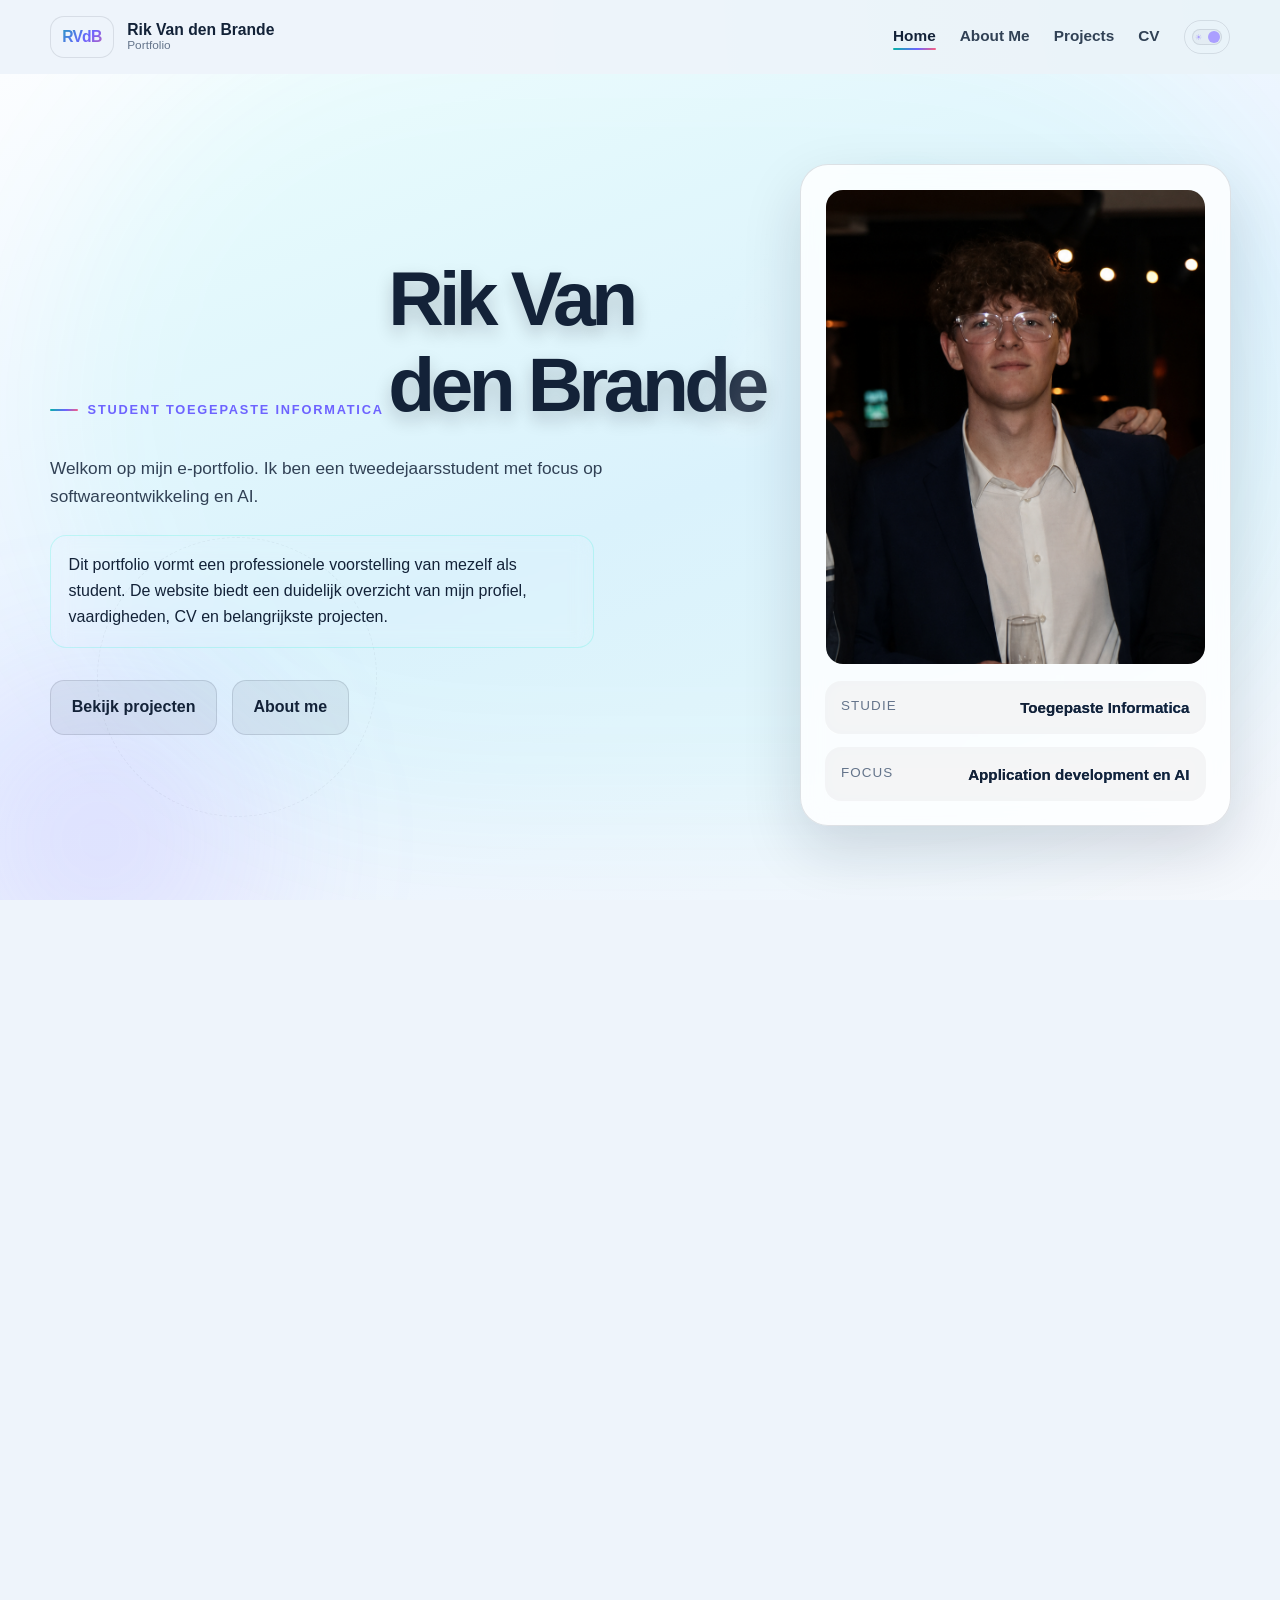
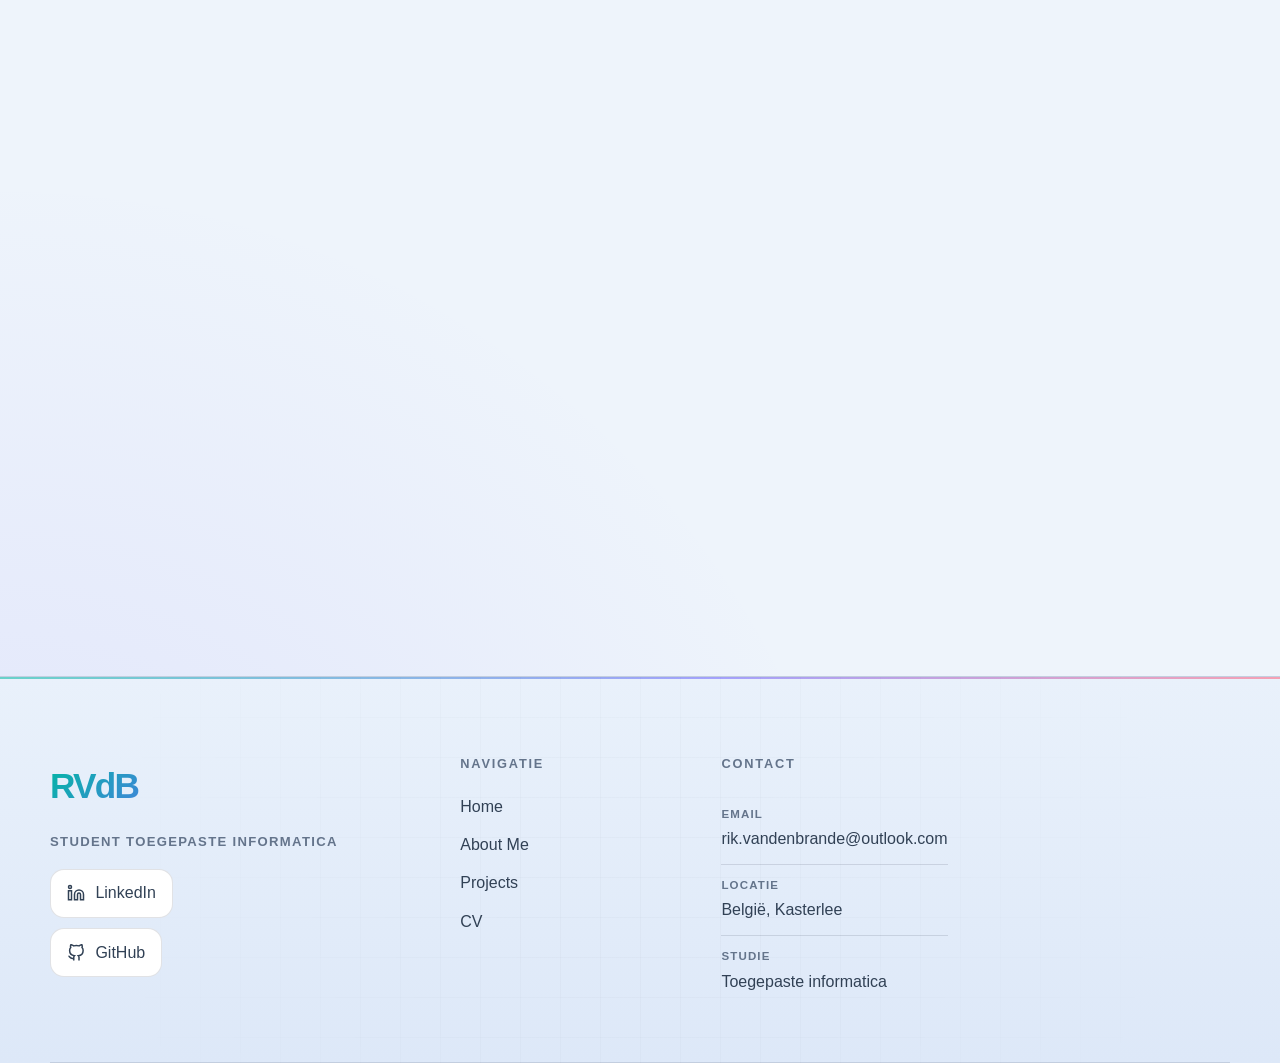
<file: index.html>
<!DOCTYPE html>
<html lang="en">
<head>
  <meta charset="UTF-8">
  <meta name="viewport" content="width=device-width, initial-scale=1.0">
  <meta name="description" content="Professional e-portfolio of Rik Van den Brande, student Applied Computer Science / Electronics ICT.">
  <title>Home | Rik Van den Brande Portfolio</title>
  <link rel="icon" type="image/svg+xml" href="assets/favicon.svg">
  <link rel="shortcut icon" href="assets/favicon.svg">
  <script>
    (function () {
      try {
        var storedTheme = localStorage.getItem("portfolio-theme");
        var systemPrefersLight = window.matchMedia && window.matchMedia("(prefers-color-scheme: light)").matches;
        var theme = storedTheme || (systemPrefersLight ? "light" : "dark");
        document.documentElement.setAttribute("data-theme", theme);
        document.documentElement.style.colorScheme = theme;
      } catch (error) {
        document.documentElement.setAttribute("data-theme", "dark");
        document.documentElement.style.colorScheme = "dark";
      }
    }());
  </script>
  <link rel="stylesheet" href="portfolio.css">
</head>
<body>
  <a class="skip-link" href="#main-content">Skip to content</a>
  <header class="site-header" id="site-header">
    <div class="container nav">
      <a class="brand" href="index.html">
        <span class="brand__mark">RVdB</span>
        <span class="brand__text">
          <span class="brand__name">Rik Van den Brande</span>
          <span class="brand__role">Portfolio</span>
        </span>
      </a>
      <nav aria-label="Main navigation">
        <ul class="nav__links" id="nav-links">
          <li><a class="nav__link" href="index.html" aria-current="page">Home</a></li>
          <li><a class="nav__link" href="about.html">About Me</a></li>
          <li><a class="nav__link" href="projects.html">Projects</a></li>
          <li><a class="nav__link" href="cv.html">CV</a></li>
        </ul>
      </nav>
      <div class="nav__actions">
        <button class="theme-toggle" id="theme-toggle" type="button" aria-label="Switch to light mode" aria-pressed="true">
          <span class="theme-toggle__track" aria-hidden="true">
            <span class="theme-toggle__thumb"></span>
          </span>
          <span class="theme-toggle__text" aria-hidden="true">☀</span>
        </button>
        <button class="nav__toggle" id="nav-toggle" aria-expanded="false" aria-controls="nav-links" aria-label="Toggle navigation">
          <span></span>
          <span></span>
          <span></span>
        </button>
      </div>
    </div>
  </header>

  <main class="page-main" id="main-content">
    <section class="hero">
      <div class="container hero__inner">
        <div class="hero__content">
          <div class="eyebrow">Student Toegepaste Informatica</div>
          <h1 class="hero-name-hover"><span data-text="Rik Van">Rik Van</span><br><span data-text="den Brande">den Brande</span></h1>
          <p class="lead">
            Welkom op mijn e-portfolio. Ik ben een tweedejaarsstudent met focus op softwareontwikkeling en AI.
          </p>
          <p class="hero__welcome">
            Dit portfolio vormt een professionele voorstelling van mezelf als student. De website biedt een duidelijk overzicht van mijn profiel, vaardigheden, CV en belangrijkste projecten.
          </p>
          <div class="hero__actions">
            <a class="btn btn--secondary" href="projects.html">Bekijk projecten</a>
            <a class="btn btn--secondary" href="about.html">About me</a>
          </div>
        </div>

        <aside class="hero-card" aria-label="Profile summary">
          <div class="hero-card__photo hero-card__photo--interactive" tabindex="0" role="button" aria-label="Vieringseffect afspelen op profielfoto">
            <img src="assets/profile-photo.png" alt="Professional portret van Rik Van den Brande">
          </div>
          <div class="hero-card__meta">
            <div class="meta-pill">
              <span>Studie</span>
              <strong>Toegepaste Informatica</strong>
            </div>
            <div class="meta-pill">
              <span>Focus</span>
              <strong>Application development en AI</strong>
            </div>
          </div>
        </aside>
      </div>
    </section>

    <section class="section">
      <div class="container">
        <div class="section-header reveal">
          <div class="eyebrow">Introductie</div>
          <br>
        <h2>Over mij</h2>
        <p>
        Dit portfolio dient als een professionele voorstelling van mezelf als student. De website heeft een duidelijke structuur en eenvoudige navigatie, zodat je snel informatie vindt zoals mijn CV, vaardigheden en projecten.
        </p>
        </div>

        <div class="grid-three">

          <article class="feature-card feature-card--identity reveal">
            <h3>Wie ik ben</h3>
            <p>
            Ik ben een gemotiveerde student met interesse in technologie en softwareontwikkeling. Ik werk graag aan projecten waarin programmeren, analyseren en samenwerken samenkomen.
            </p>
          </article>

          <article class="feature-card reveal">
            <h3>Wat ik studeer</h3>
            <p>
            Ik studeer Toegepaste Informatica, waar ik leer hoe software en digitale systemen worden ontwikkeld, getest en toegepast in een professionele omgeving.
            </p>
          </article>

          <article class="feature-card reveal">
            <h3>Wat je op deze website vindt</h3>
            <p>
            Op deze website vind je informatie over mij, mijn motivatie voor mijn studie, mijn vaardigheden, mijn CV en een overzicht van projecten en realisaties waar ik trots op ben.
            </p>
          </article>

        </div>
        </div>
      </div>
    </section>

    <section class="section">
  <div class="container">
    <div class="section-header reveal">
      <div class="eyebrow">Snelle toegang</div>
      <h2>Belangrijkste portfolio onderdelen</h2>
      <p>Gebruik de onderstaande secties om direct naar het relevante onderdeel van het portfolio te gaan.</p>
    </div>

    <div class="projects-overview">

      <article class="project-quicklink reveal">
        <div class="project-quicklink__top">
          <div>
            <h3>Over mij</h3>
            <p class="project-summary">Profiel, hobby’s, studiemotivatie en zowel technische als soft skills.</p>
          </div>
          <span class="badge badge--cyan">Profiel</span>
        </div>
        <a class="link-arrow" href="about.html">Open About me pagina</a>
      </article>

      <article class="project-quicklink reveal">
        <div class="project-quicklink__top">
          <div>
            <h3>Projecten</h3>
            <p class="project-summary">Semesterprojecten en extra projecten met context, realisatie, leerresultaten en mijn bijdrage.</p>
          </div>
          <span class="badge badge--violet">Portfolio</span>
        </div>
        <a class="link-arrow" href="projects.html">Open projecten pagina</a>
      </article>

      <article class="project-quicklink reveal">
        <div class="project-quicklink__top">
          <div>
            <h3>CV</h3>
            <p class="project-summary">Een CV-pagina die in de browser te bekijken is en een aparte PDF om te downloaden.</p>
          </div>
          <span class="badge badge--green">CV</span>
        </div>
        <a class="link-arrow" href="cv.html">Open CV pagina</a>
      </article>

    </div>
  </div>
</section>
  </main>

  <footer class="footer">
    <div class="footer__glow-1"></div>
    <div class="footer__glow-2"></div>
    <div class="container">
      <div class="footer__main">
        <div class="footer__brand">
          <span class="footer__brand-logo">RVdB</span>
          <p class="footer__brand-tagline">Student Toegepaste informatica</p>

          <div class="footer__socials">
            <a href="https://www.linkedin.com/in/rik-van-den-brande-697075332/" target="_blank" rel="noopener noreferrer" class="footer__social-btn footer__social-btn--labeled footer__social-btn--linkedin">
              <svg width="18" height="18" viewBox="0 0 24 24" fill="none" stroke="currentColor" stroke-width="2"><path d="M16 8a6 6 0 0 1 6 6v7h-4v-7a2 2 0 0 0-2-2 2 2 0 0 0-2 2v7h-4v-7a6 6 0 0 1 6-6z"></path><rect x="2" y="9" width="4" height="12"></rect><circle cx="4" cy="4" r="2"></circle></svg>
              <span>LinkedIn</span>
              <a href="https://github.com/RikVandenBrande" target="_blank" rel="noopener noreferrer" class="footer__social-btn footer__social-btn--labeled">
              <svg width="18" height="18" viewBox="0 0 24 24" fill="none" stroke="currentColor" stroke-width="2"><path d="M9 19c-5 1.5-5-2.5-7-3m14 6v-3.87a3.37 3.37 0 0 0-.94-2.61c3.14-.35 6.44-1.54 6.44-7A5.44 5.44 0 0 0 20 4.77 5.07 5.07 0 0 0 19.91 1S18.73.65 16 2.48a13.38 13.38 0 0 0-7 0C6.27.65 5.09 1 5.09 1A5.07 5.07 0 0 0 5 4.77a5.44 5.44 0 0 0-1.5 3.78c0 5.42 3.3 6.61 6.44 7A3.37 3.37 0 0 0 9 18.13V22"></path></svg>
              <span>GitHub</span>
            </a>
            </a>
          </div>
        </div>

        <div class="footer__col">
          <h4 class="footer__col-title">Navigatie</h4>
          <ul>
            <li><a href="index.html">Home</a></li>
            <li><a href="about.html">About Me</a></li>
            <li><a href="projects.html">Projects</a></li>
            <li><a href="cv.html">CV</a></li>
          </ul>
        </div>


        <div class="footer__col">
          <h4 class="footer__col-title">Contact</h4>
          <div class="footer__contact-item">
            <span class="footer__contact-label">Email</span>
            <a href="mailto:rik.vandenbrande@outlook.com" class="footer__contact-value">rik.vandenbrande@outlook.com</a>
          </div>
          <div class="footer__contact-item">
            <span class="footer__contact-label">Locatie</span>
            <span class="footer__contact-value">België, Kasterlee</span>
          </div>
          <div class="footer__contact-item">
            <span class="footer__contact-label">Studie</span>
            <span class="footer__contact-value">Toegepaste informatica</span>
          </div>
        </div>
      </div>
    </div>
  </footer>

  <script src="site.js"></script>
</body>
</html>
</file>
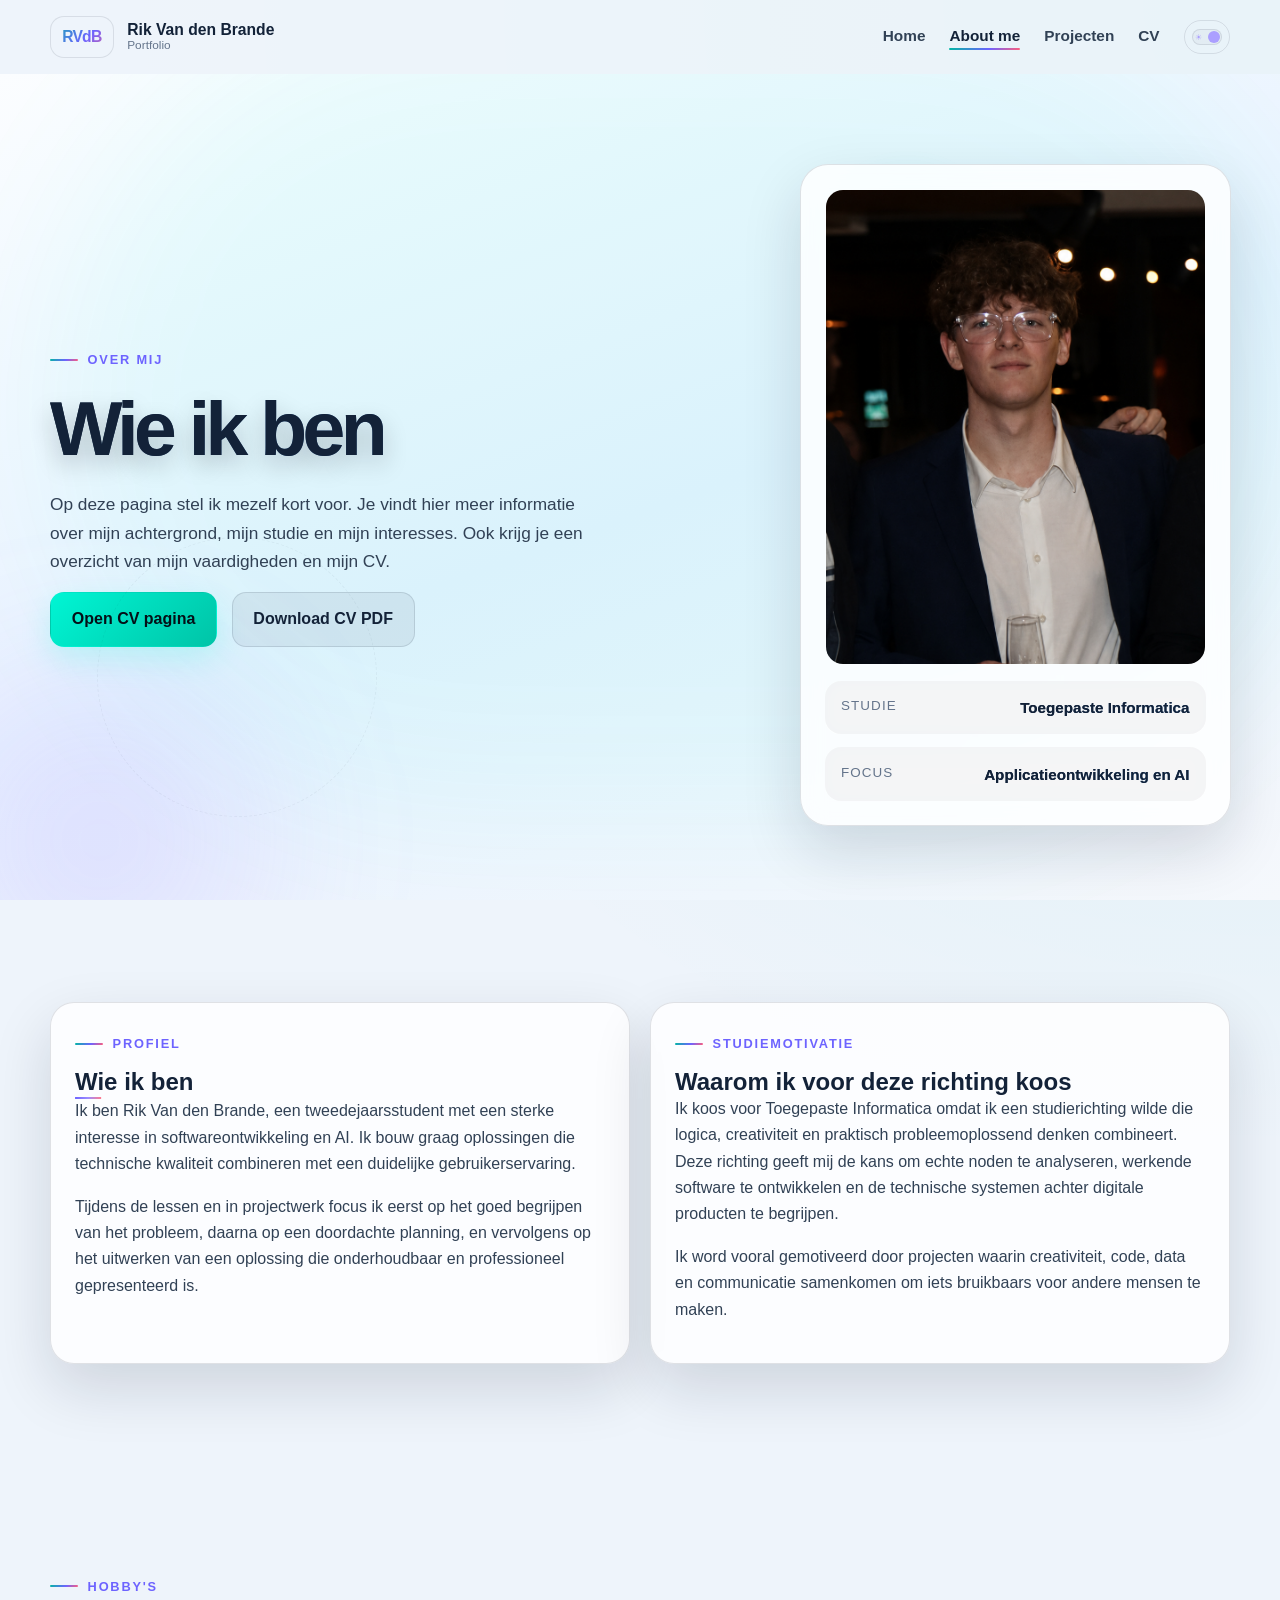
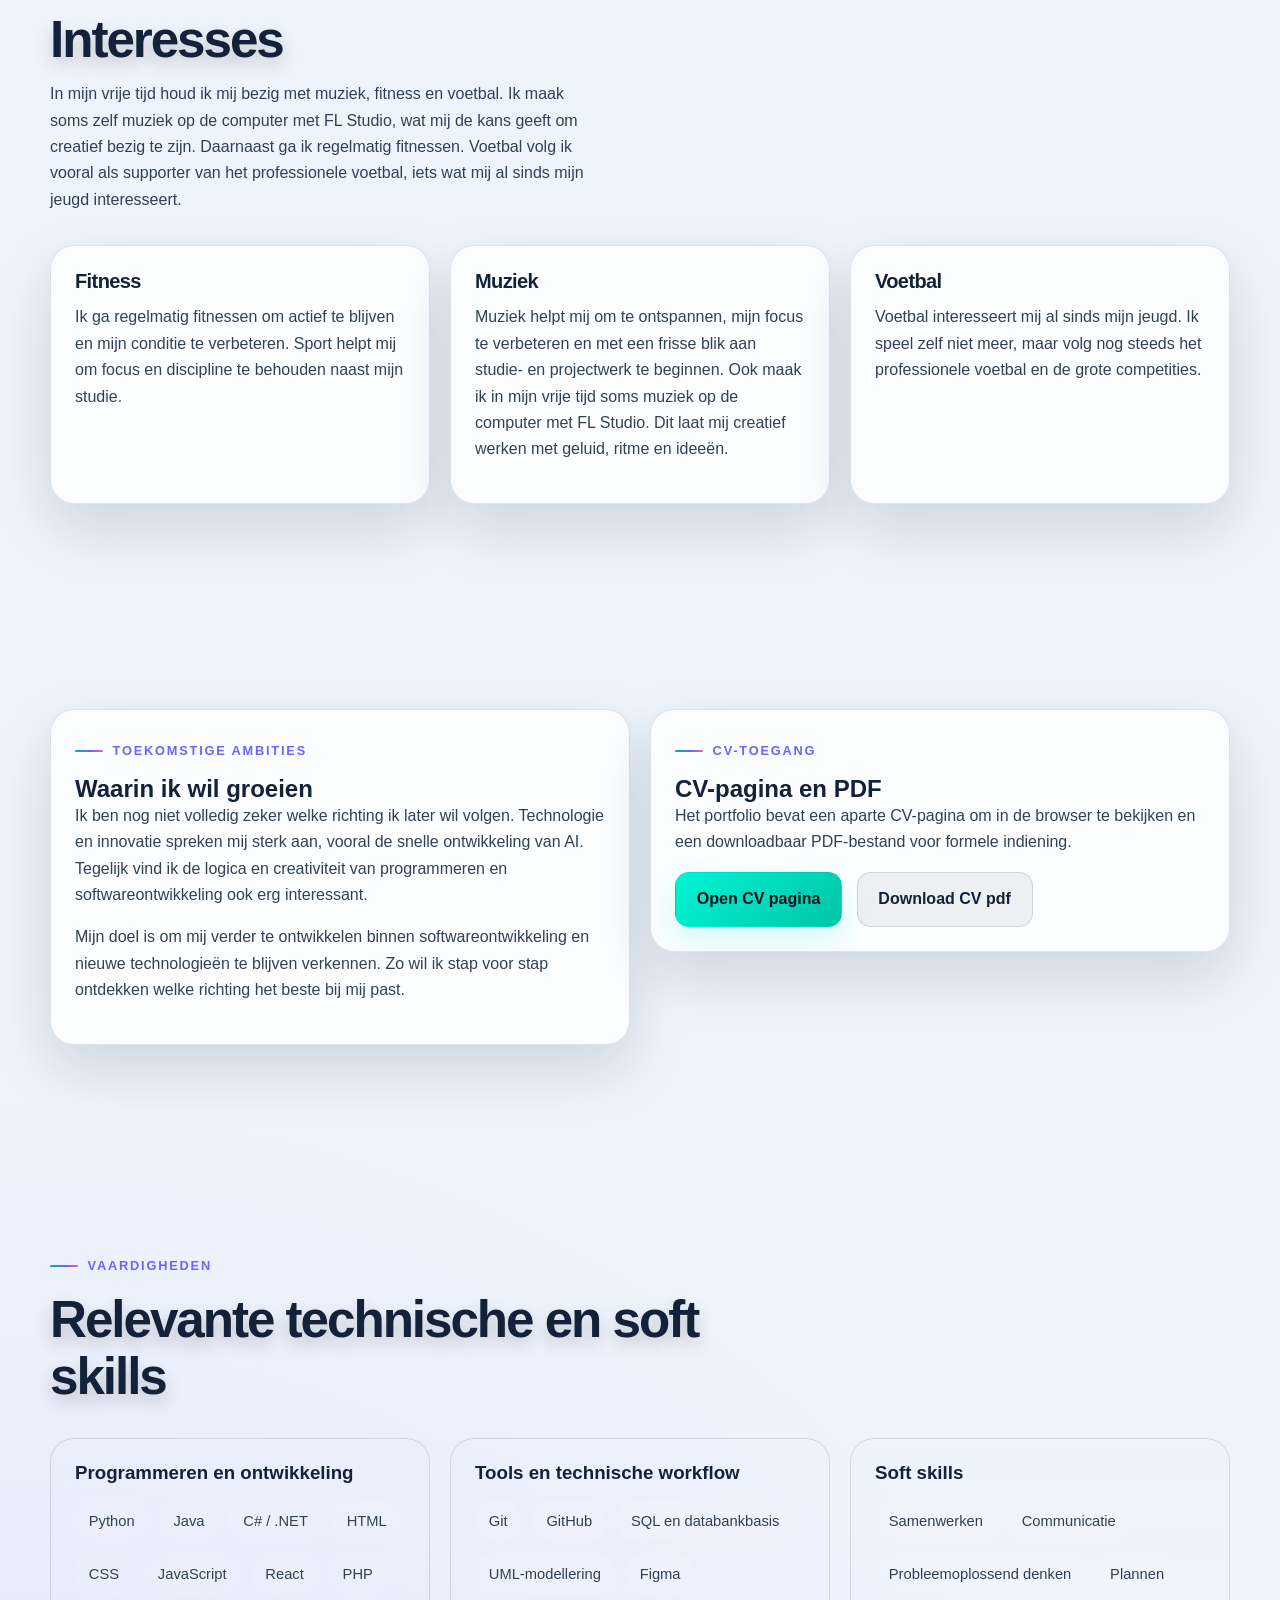
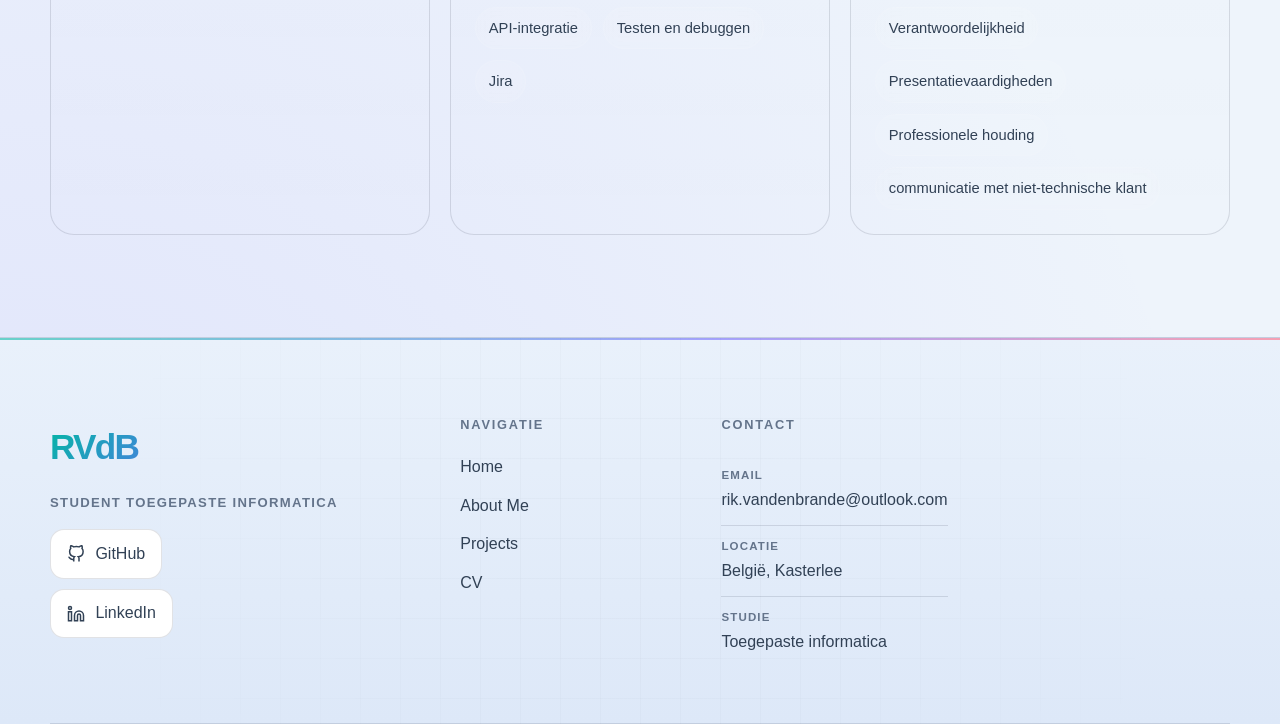
<file: about.html>
<!DOCTYPE html>
<html lang="nl">
<head>
  <meta charset="UTF-8">
  <meta name="viewport" content="width=device-width, initial-scale=1.0">
  <meta name="description" content="Over Rik Van den Brande: profiel, hobby's, motivatie, ambities en vaardigheden.">
  <title>Over Mij | Rik Van den Brande Portfolio</title>
  <link rel="icon" type="image/svg+xml" href="assets/favicon.svg">
  <link rel="shortcut icon" href="assets/favicon.svg">
  <script>
    (function () {
      try {
        var storedTheme = localStorage.getItem("portfolio-theme");
        var systemPrefersLight = window.matchMedia && window.matchMedia("(prefers-color-scheme: light)").matches;
        var theme = storedTheme || (systemPrefersLight ? "light" : "dark");
        document.documentElement.setAttribute("data-theme", theme);
        document.documentElement.style.colorScheme = theme;
      } catch (error) {
        document.documentElement.setAttribute("data-theme", "dark");
        document.documentElement.style.colorScheme = "dark";
      }
    }());
  </script>
  <link rel="stylesheet" href="portfolio.css">
</head>
<body>
  <a class="skip-link" href="#main-content">Ga naar de inhoud</a>
  <header class="site-header" id="site-header">
    <div class="container nav">
      <a class="brand" href="index.html">
        <span class="brand__mark">RVdB</span>
        <span class="brand__text">
          <span class="brand__name">Rik Van den Brande</span>
          <span class="brand__role">Portfolio</span>
        </span>
      </a>
      <nav aria-label="Hoofdnavigatie">
        <ul class="nav__links" id="nav-links">
          <li><a class="nav__link" href="index.html">Home</a></li>
          <li><a class="nav__link" href="about.html" aria-current="page">About me</a></li>
          <li><a class="nav__link" href="projects.html">Projecten</a></li>
          <li><a class="nav__link" href="cv.html">CV</a></li>
        </ul>
      </nav>
      <div class="nav__actions">
        <button class="theme-toggle" id="theme-toggle" type="button" aria-label="Schakel naar lichte modus" aria-pressed="true">
          <span class="theme-toggle__track" aria-hidden="true">
            <span class="theme-toggle__thumb"></span>
          </span>
          <span class="theme-toggle__text" aria-hidden="true">☀</span>
        </button>
        <button class="nav__toggle" id="nav-toggle" aria-expanded="false" aria-controls="nav-links" aria-label="Navigatie openen of sluiten">
          <span></span>
          <span></span>
          <span></span>
        </button>
      </div>
    </div>
  </header>

  <main class="page-main" id="main-content">
    <section class="hero">
      <div class="container page-hero__inner">
        <div class="page-hero__content">
          <div class="eyebrow">Over Mij</div>
          <br>
          <h1 class="about-hero-title">Wie ik ben</h1>
          <p class="lead">
            Op deze pagina stel ik mezelf kort voor. Je vindt hier meer informatie over mijn achtergrond, mijn studie en mijn interesses. Ook krijg je een overzicht van mijn vaardigheden en mijn CV.
          </p>
          <div class="action-row">
            <a class="btn btn--primary" href="cv.html">Open CV pagina</a>
            <a class="btn btn--secondary" href="CV_yourname.pdf" download>Download CV PDF</a>
          </div>
        </div>
        <aside class="hero-card" aria-label="Profielfoto en samenvatting">
          <div class="hero-card__photo hero-card__photo--interactive" tabindex="0" role="button" aria-label="Vieringseffect afspelen op profielfoto">
            <img src="assets/profile-photo.png" alt="Professioneel portret van Rik Van den Brande">
          </div>
          <div class="hero-card__meta">
            <div class="meta-pill">
              <span>Studie</span>
              <strong>Toegepaste Informatica</strong>
            </div>
            <div class="meta-pill">
              <span>Focus</span>
              <strong>Applicatieontwikkeling en AI</strong>
            </div>
          </div>
        </aside>
      </div>
    </section>

    <section class="section">
      <div class="container details-grid">
        <article class="panel reveal">
          <div class="eyebrow">Profiel</div>
          <br>
          <h2 class="about-title-special">Wie ik ben</h2>
          <p>
            Ik ben Rik Van den Brande, een tweedejaarsstudent met een sterke interesse in softwareontwikkeling en AI. Ik bouw graag oplossingen die technische kwaliteit combineren met een duidelijke gebruikerservaring.
          </p>
          <p>
            Tijdens de lessen en in projectwerk focus ik eerst op het goed begrijpen van het probleem, daarna op een doordachte planning, en vervolgens op het uitwerken van een oplossing die onderhoudbaar en professioneel gepresenteerd is.
          </p>
        </article>

        <article class="panel reveal">
          <div class="eyebrow">Studiemotivatie</div>
          <h2>Waarom ik voor deze richting koos</h2>
          <p>
            Ik koos voor Toegepaste Informatica omdat ik een studierichting wilde die logica, creativiteit en praktisch probleemoplossend denken combineert. Deze richting geeft mij de kans om echte noden te analyseren, werkende software te ontwikkelen en de technische systemen achter digitale producten te begrijpen.
          </p>
          <p>
            Ik word vooral gemotiveerd door projecten waarin creativiteit, code, data en communicatie samenkomen om iets bruikbaars voor andere mensen te maken.
          </p>
        </article>
      </div>
    </section>

    <section class="section">
      <div class="container">
        <div class="section-header reveal">
          <div class="eyebrow">Hobby's</div>
          <br>
          <h2>Interesses </h2>
          <p>In mijn vrije tijd houd ik mij bezig met muziek, fitness en voetbal. Ik maak soms zelf muziek op de computer met FL Studio, wat mij de kans geeft om creatief bezig te zijn. Daarnaast ga ik regelmatig fitnessen. Voetbal volg ik vooral als supporter van het professionele voetbal, iets wat mij al sinds mijn jeugd interesseert.</p>
        </div>
        <div class="hobby-grid">
          <article class="card reveal">
            <h3>Fitness</h3>
            <p>
              Ik ga regelmatig fitnessen om actief te blijven en mijn conditie te verbeteren. Sport helpt mij om focus en discipline te behouden naast mijn studie.
            </p>
          </article>
          <article class="card reveal">
            <h3>Muziek</h3>
            <p>
              Muziek helpt mij om te ontspannen, mijn focus te verbeteren en met een frisse blik aan studie- en projectwerk te beginnen. Ook maak ik in mijn vrije tijd soms muziek op de computer met FL Studio. Dit laat mij creatief werken met geluid, ritme en ideeën.
            </p>
          </article>
          <article class="card reveal">
            <h3>Voetbal</h3>
            <p>
              Voetbal interesseert mij al sinds mijn jeugd. Ik speel zelf niet meer, maar volg nog steeds het professionele voetbal en de grote competities.
            </p>
          </article>
        </div>
      </div>
    </section>

    <section class="section">
      <div class="container grid-two">
        <article class="panel reveal">
          <div class="eyebrow">Toekomstige ambities</div>
        <h2>Waarin ik wil groeien</h2>
        <p>
          Ik ben nog niet volledig zeker welke richting ik later wil volgen. Technologie en innovatie spreken mij sterk aan, vooral de snelle ontwikkeling van AI. Tegelijk vind ik de logica en creativiteit van programmeren en softwareontwikkeling ook erg interessant.
        </p>
        <p>
          Mijn doel is om mij verder te ontwikkelen binnen softwareontwikkeling en nieuwe technologieën te blijven verkennen. Zo wil ik stap voor stap ontdekken welke richting het beste bij mij past.
        </p>
        </article>

        <article class="panel reveal">
          <div class="eyebrow">CV-toegang</div>
          <h2>CV-pagina en PDF</h2>
          <p>
            Het portfolio bevat een aparte CV-pagina om in de browser te bekijken en een downloadbaar PDF-bestand voor formele indiening.
          </p>
          <div class="action-row">
            <a class="btn btn--primary" href="cv.html">Open CV pagina</a>
            <a class="btn btn--secondary" href="CV_RikVandenBrande.pdf" download>Download CV pdf</a>
          </div>
        </article>
      </div>
    </section>

    <section class="section">
      <div class="container">
        <div class="section-header reveal">
          <div class="eyebrow">Vaardigheden</div>
          <h2>Relevante technische en soft skills</h2>
        </div>
        <div class="skills-grid">
          <section class="skill-group reveal">
            <h3>Programmeren en ontwikkeling</h3>
            <ul>
              <li>Python</li>
              <li>Java</li>
              <li>C# / .NET</li>
              <li>HTML</li>
              <li>CSS</li>
              <li>JavaScript</li>
              <li>React</li>
              <li>PHP</li>
            </ul>
          </section>
          <section class="skill-group reveal">
            <h3>Tools en technische workflow</h3>
            <ul>
              <li>Git</li>
              <li>GitHub</li>
              <li>SQL en databankbasis</li>
              <li>UML-modellering</li>
              <li>Figma</li>
              <li>API-integratie</li>
              <li>Testen en debuggen</li>
              <li>Jira</li>
            </ul>
          </section>
          <section class="skill-group reveal">
            <h3>Soft skills</h3>
            <ul>
              <li>Samenwerken</li>
              <li>Communicatie</li>
              <li>Probleemoplossend denken</li>
              <li>Plannen</li>
              <li>Verantwoordelijkheid</li>
              <li>Presentatievaardigheden</li>
              <li>Professionele houding</li>
              <li>communicatie met niet-technische klant</li>
            </ul>
          </section>
        </div>
      </div>
    </section>
  </main>

  <footer class="footer">
    <div class="footer__glow-1"></div>
    <div class="footer__glow-2"></div>
    <div class="container">
      <div class="footer__main">
        <div class="footer__brand">
          <span class="footer__brand-logo">RVdB</span>
          <p class="footer__brand-tagline">Student Toegepaste informatica</p>

          <div class="footer__socials">
            <a href="https://github.com/RikVandenBrande" target="_blank" rel="noopener noreferrer" class="footer__social-btn footer__social-btn--labeled">
              <svg width="18" height="18" viewBox="0 0 24 24" fill="none" stroke="currentColor" stroke-width="2"><path d="M9 19c-5 1.5-5-2.5-7-3m14 6v-3.87a3.37 3.37 0 0 0-.94-2.61c3.14-.35 6.44-1.54 6.44-7A5.44 5.44 0 0 0 20 4.77 5.07 5.07 0 0 0 19.91 1S18.73.65 16 2.48a13.38 13.38 0 0 0-7 0C6.27.65 5.09 1 5.09 1A5.07 5.07 0 0 0 5 4.77a5.44 5.44 0 0 0-1.5 3.78c0 5.42 3.3 6.61 6.44 7A3.37 3.37 0 0 0 9 18.13V22"></path></svg>
              <span>GitHub</span>
            </a>
            <a href="https://www.linkedin.com/in/rik-van-den-brande-697075332/" target="_blank" rel="noopener noreferrer" class="footer__social-btn footer__social-btn--labeled footer__social-btn--linkedin">
              <svg width="18" height="18" viewBox="0 0 24 24" fill="none" stroke="currentColor" stroke-width="2"><path d="M16 8a6 6 0 0 1 6 6v7h-4v-7a2 2 0 0 0-2-2 2 2 0 0 0-2 2v7h-4v-7a6 6 0 0 1 6-6z"></path><rect x="2" y="9" width="4" height="12"></rect><circle cx="4" cy="4" r="2"></circle></svg>
              <span>LinkedIn</span>
            </a>
          </div>
        </div>

        <div class="footer__col">
          <h4 class="footer__col-title">Navigatie</h4>
          <ul>
            <li><a href="index.html">Home</a></li>
            <li><a href="about.html">About Me</a></li>
            <li><a href="projects.html">Projects</a></li>
            <li><a href="cv.html">CV</a></li>
          </ul>
        </div>


        <div class="footer__col">
          <h4 class="footer__col-title">Contact</h4>
          <div class="footer__contact-item">
            <span class="footer__contact-label">Email</span>
            <a href="mailto:rik.vandenbrande@outlook.com" class="footer__contact-value">rik.vandenbrande@outlook.com</a>
          </div>
          <div class="footer__contact-item">
            <span class="footer__contact-label">Locatie</span>
            <span class="footer__contact-value">België, Kasterlee</span>
          </div>
          <div class="footer__contact-item">
            <span class="footer__contact-label">Studie</span>
            <span class="footer__contact-value">Toegepaste informatica</span>
          </div>
        </div>
      </div>
    </div>
  </footer>

  <script src="site.js"></script>
</body>
</html>
</file>
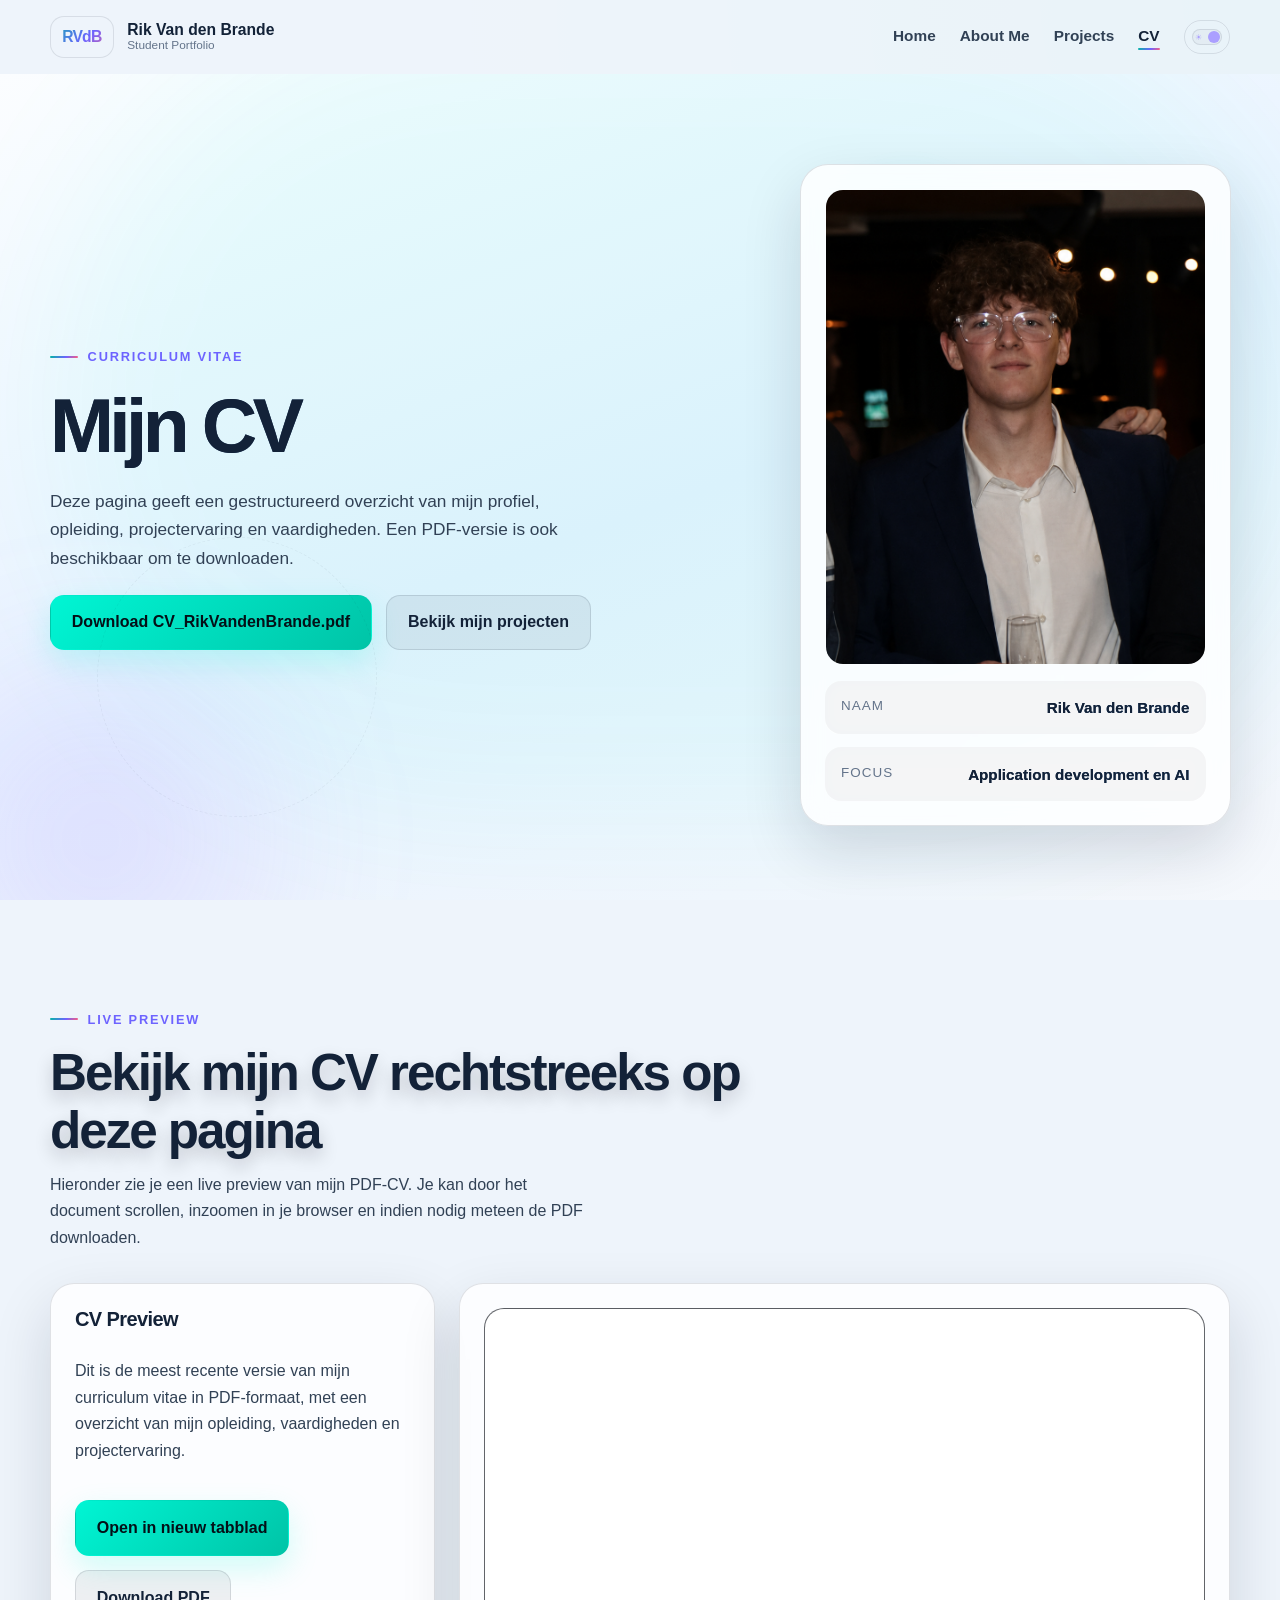
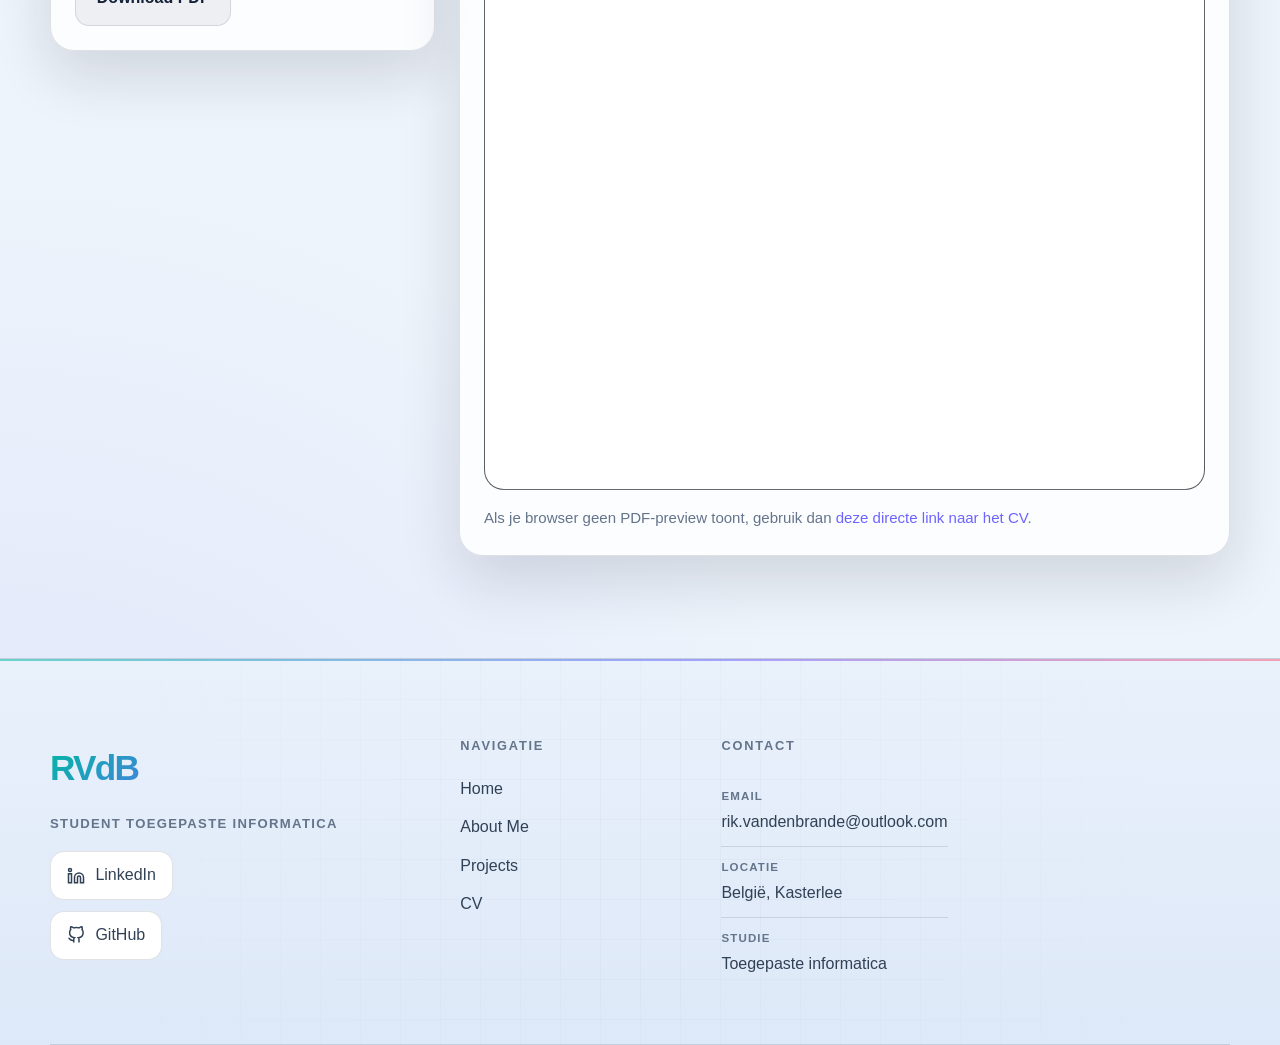
<file: cv.html>
<!DOCTYPE html>
<html lang="en">
<head>
  <meta charset="UTF-8">
  <meta name="viewport" content="width=device-width, initial-scale=1.0">
  <meta name="description" content="Curriculum vitae page for Rik Van den Brande.">
  <title>CV | Rik Van den Brande Portfolio</title>
  <link rel="icon" type="image/svg+xml" href="assets/favicon.svg">
  <link rel="shortcut icon" href="assets/favicon.svg">
  <script>
    (function () {
      try {
        var storedTheme = localStorage.getItem("portfolio-theme");
        var systemPrefersLight = window.matchMedia && window.matchMedia("(prefers-color-scheme: light)").matches;
        var theme = storedTheme || (systemPrefersLight ? "light" : "dark");
        document.documentElement.setAttribute("data-theme", theme);
        document.documentElement.style.colorScheme = theme;
      } catch (error) {
        document.documentElement.setAttribute("data-theme", "dark");
        document.documentElement.style.colorScheme = "dark";
      }
    }());
  </script>
  <link rel="stylesheet" href="portfolio.css">
</head>
<body>
  <a class="skip-link" href="#main-content">Skip to content</a>
  <header class="site-header" id="site-header">
    <div class="container nav">
      <a class="brand" href="index.html">
        <span class="brand__mark">RVdB</span>
        <span class="brand__text">
          <span class="brand__name">Rik Van den Brande</span>
          <span class="brand__role">Student Portfolio</span>
        </span>
      </a>
      <nav aria-label="Main navigation">
        <ul class="nav__links" id="nav-links">
          <li><a class="nav__link" href="index.html">Home</a></li>
          <li><a class="nav__link" href="about.html">About Me</a></li>
          <li><a class="nav__link" href="projects.html">Projects</a></li>
          <li><a class="nav__link" href="cv.html" aria-current="page">CV</a></li>
        </ul>
      </nav>
      <div class="nav__actions">
        <button class="theme-toggle" id="theme-toggle" type="button" aria-label="Switch to light mode" aria-pressed="true">
          <span class="theme-toggle__track" aria-hidden="true">
            <span class="theme-toggle__thumb"></span>
          </span>
          <span class="theme-toggle__text" aria-hidden="true">☀</span>
        </button>
        <button class="nav__toggle" id="nav-toggle" aria-expanded="false" aria-controls="nav-links" aria-label="Toggle navigation">
          <span></span>
          <span></span>
          <span></span>
        </button>
      </div>
    </div>
  </header>

  <main class="page-main" id="main-content">
    <section class="hero">
      <div class="container page-hero__inner">
        <div class="page-hero__content">
          <div class="eyebrow">Curriculum Vitae</div>
          <h1>Mijn CV</h1>
          <p class="lead">
            Deze pagina geeft een gestructureerd overzicht van mijn profiel, opleiding, projectervaring en vaardigheden. Een PDF-versie is ook beschikbaar om te downloaden.
          </p>
          <div class="cv-download">
            <a class="btn btn--primary" href="CV_RikVandenBrande.pdf" download>Download CV_RikVandenBrande.pdf</a>
            <a class="btn btn--secondary" href="projects.html">Bekijk mijn projecten</a>
          </div>
        </div>
        <aside class="hero-card">
          <div class="hero-card__photo hero-card__photo--interactive" tabindex="0" role="button" aria-label="Play celebration effect on profile photo">
            <img src="assets/profile-photo.png" alt="Professional portrait of Rik Van den Brande">
          </div>
          <div class="hero-card__meta">
            <div class="meta-pill">
              <span>Naam</span>
              <strong>Rik Van den Brande</strong>
            </div>
            <div class="meta-pill">
              <span>Focus</span>
              <strong>Application development en AI</strong>
            </div>
          </div>
        </aside>
      </div>
    </section>

    <section class="section">
      <div class="container">
        <div class="section-header reveal">
          <div class="eyebrow">Live Preview</div>
          <h2>Bekijk mijn CV rechtstreeks op deze pagina</h2>
          <p>
            Hieronder zie je een live preview van mijn PDF-CV. Je kan door het document scrollen, inzoomen in je browser en indien nodig meteen de PDF downloaden.
          </p>
        </div>

        <div class="cv-preview reveal">
          <div class="cv-panel cv-preview__info">
            <h3>CV Preview</h3>
            <p>
              Dit is de meest recente versie van mijn curriculum vitae in PDF-formaat, met een overzicht van mijn opleiding, vaardigheden en projectervaring.
            </p>
            <div class="cv-preview__actions">
              <a class="btn btn--primary" href="CV_RikVandenBrande.pdf" target="_blank" rel="noopener noreferrer">Open in nieuw tabblad</a>
              <a class="btn btn--secondary" href="CV_RikVandenBrande.pdf" download>Download PDF</a>
            </div>
          </div>

          <div class="cv-panel cv-preview__viewer-panel">
            <div class="cv-preview__viewer-shell">
              <iframe
                class="cv-preview__viewer"
                src="CV_RikVandenBrande.pdf#toolbar=0&navpanes=0&scrollbar=0"
                title="Live preview van het CV van Rik Van den Brande">
              </iframe>
            </div>
            <p class="cv-preview__fallback">
              Als je browser geen PDF-preview toont, gebruik dan
              <a href="CV_RikVandenBrande.pdf" target="_blank" rel="noopener noreferrer">deze directe link naar het CV</a>.
            </p>
          </div>
        </div>
      </div>
    </section>
  </main>

  <footer class="footer">
    <div class="footer__glow-1"></div>
    <div class="footer__glow-2"></div>
    <div class="container">
      <div class="footer__main">
        <div class="footer__brand">
          <span class="footer__brand-logo">RVdB</span>
          <p class="footer__brand-tagline">Student Toegepaste informatica</p>

          <div class="footer__socials">
            <a href="https://www.linkedin.com/in/rik-van-den-brande-697075332/" target="_blank" rel="noopener noreferrer" class="footer__social-btn footer__social-btn--labeled footer__social-btn--linkedin">
              <svg width="18" height="18" viewBox="0 0 24 24" fill="none" stroke="currentColor" stroke-width="2"><path d="M16 8a6 6 0 0 1 6 6v7h-4v-7a2 2 0 0 0-2-2 2 2 0 0 0-2 2v7h-4v-7a6 6 0 0 1 6-6z"></path><rect x="2" y="9" width="4" height="12"></rect><circle cx="4" cy="4" r="2"></circle></svg>
              <span>LinkedIn</span>
              <a href="https://github.com/RikVandenBrande" target="_blank" rel="noopener noreferrer" class="footer__social-btn footer__social-btn--labeled">
              <svg width="18" height="18" viewBox="0 0 24 24" fill="none" stroke="currentColor" stroke-width="2"><path d="M9 19c-5 1.5-5-2.5-7-3m14 6v-3.87a3.37 3.37 0 0 0-.94-2.61c3.14-.35 6.44-1.54 6.44-7A5.44 5.44 0 0 0 20 4.77 5.07 5.07 0 0 0 19.91 1S18.73.65 16 2.48a13.38 13.38 0 0 0-7 0C6.27.65 5.09 1 5.09 1A5.07 5.07 0 0 0 5 4.77a5.44 5.44 0 0 0-1.5 3.78c0 5.42 3.3 6.61 6.44 7A3.37 3.37 0 0 0 9 18.13V22"></path></svg>
              <span>GitHub</span>
            </a>
            </a>
          </div>
        </div>

        <div class="footer__col">
          <h4 class="footer__col-title">Navigatie</h4>
          <ul>
            <li><a href="index.html">Home</a></li>
            <li><a href="about.html">About Me</a></li>
            <li><a href="projects.html">Projects</a></li>
            <li><a href="cv.html">CV</a></li>
          </ul>
        </div>


        <div class="footer__col">
          <h4 class="footer__col-title">Contact</h4>
          <div class="footer__contact-item">
            <span class="footer__contact-label">Email</span>
            <a href="mailto:rik.vandenbrande@outlook.com" class="footer__contact-value">rik.vandenbrande@outlook.com</a>
          </div>
          <div class="footer__contact-item">
            <span class="footer__contact-label">Locatie</span>
            <span class="footer__contact-value">België, Kasterlee</span>
          </div>
          <div class="footer__contact-item">
            <span class="footer__contact-label">Studie</span>
            <span class="footer__contact-value">Toegepaste informatica</span>
          </div>
        </div>
      </div>
    </div>
  </footer>

  <script src="site.js"></script>
</body>
</html>
</file>
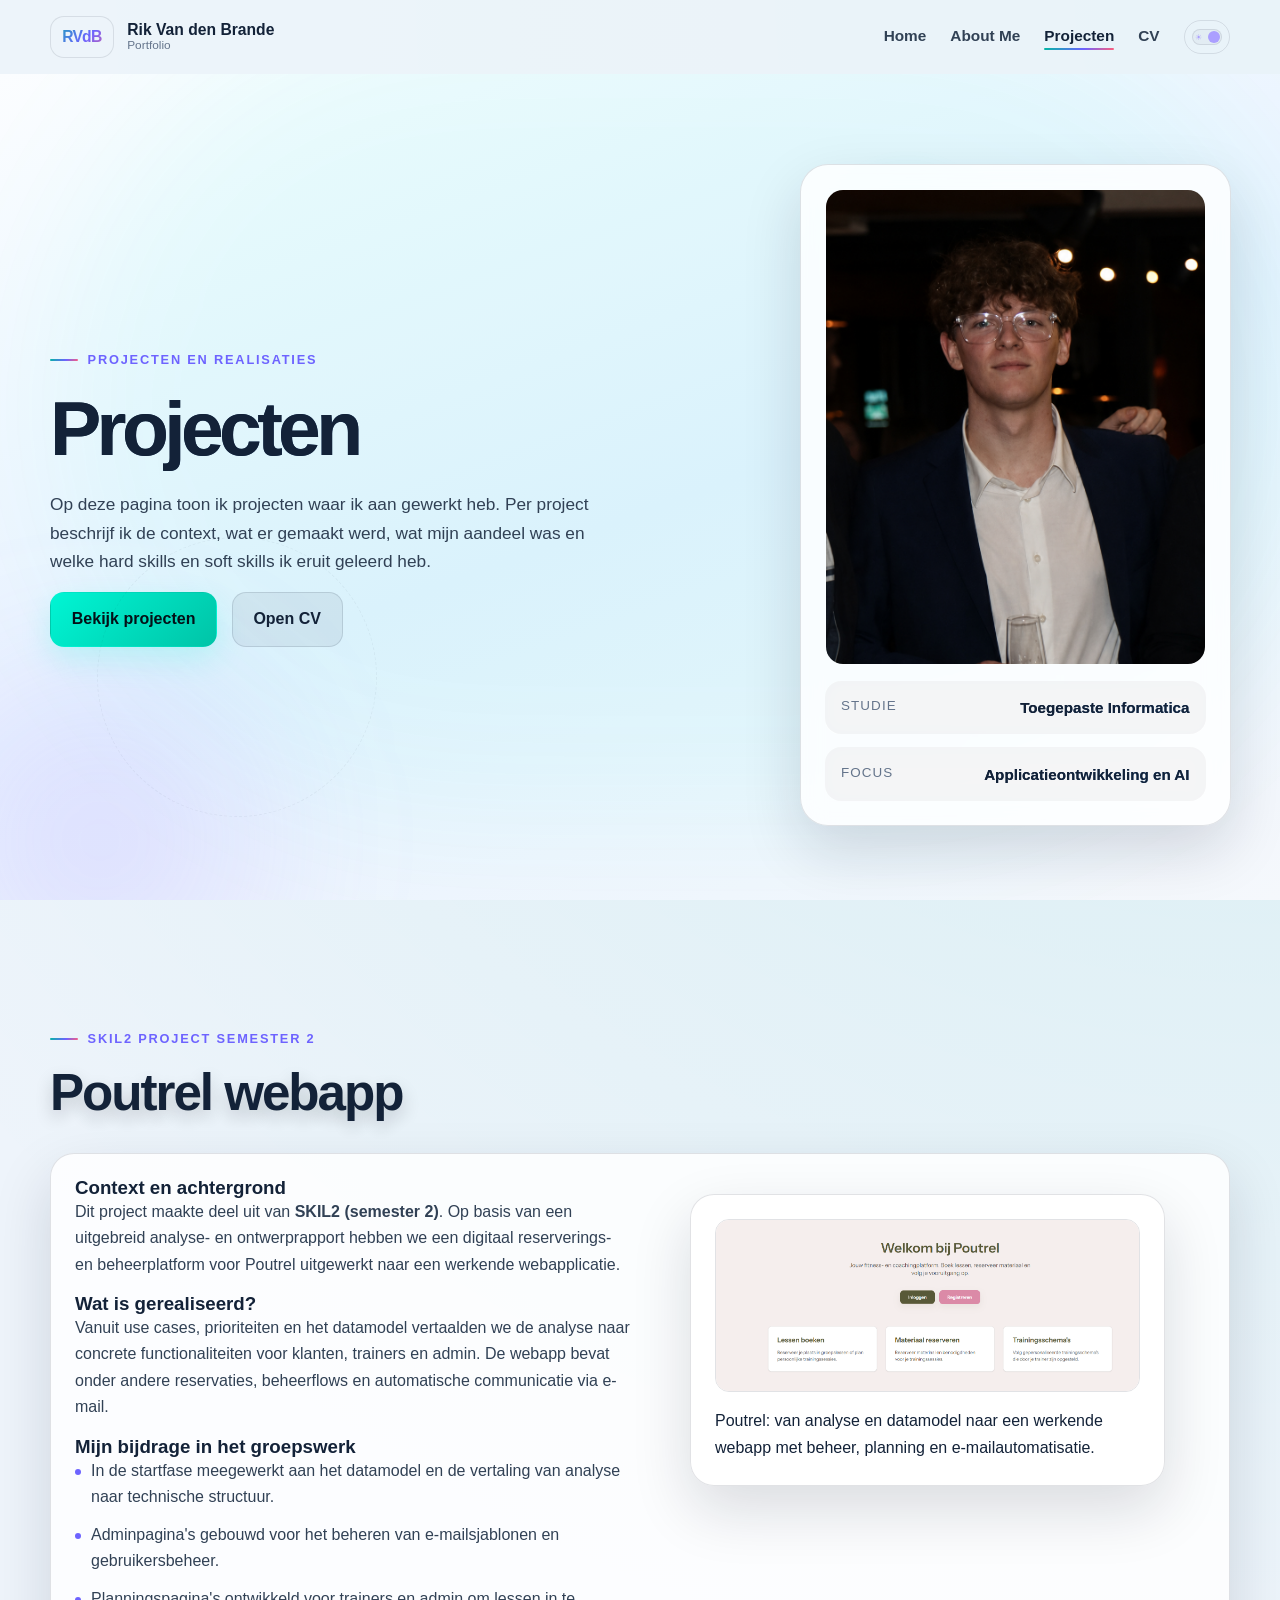
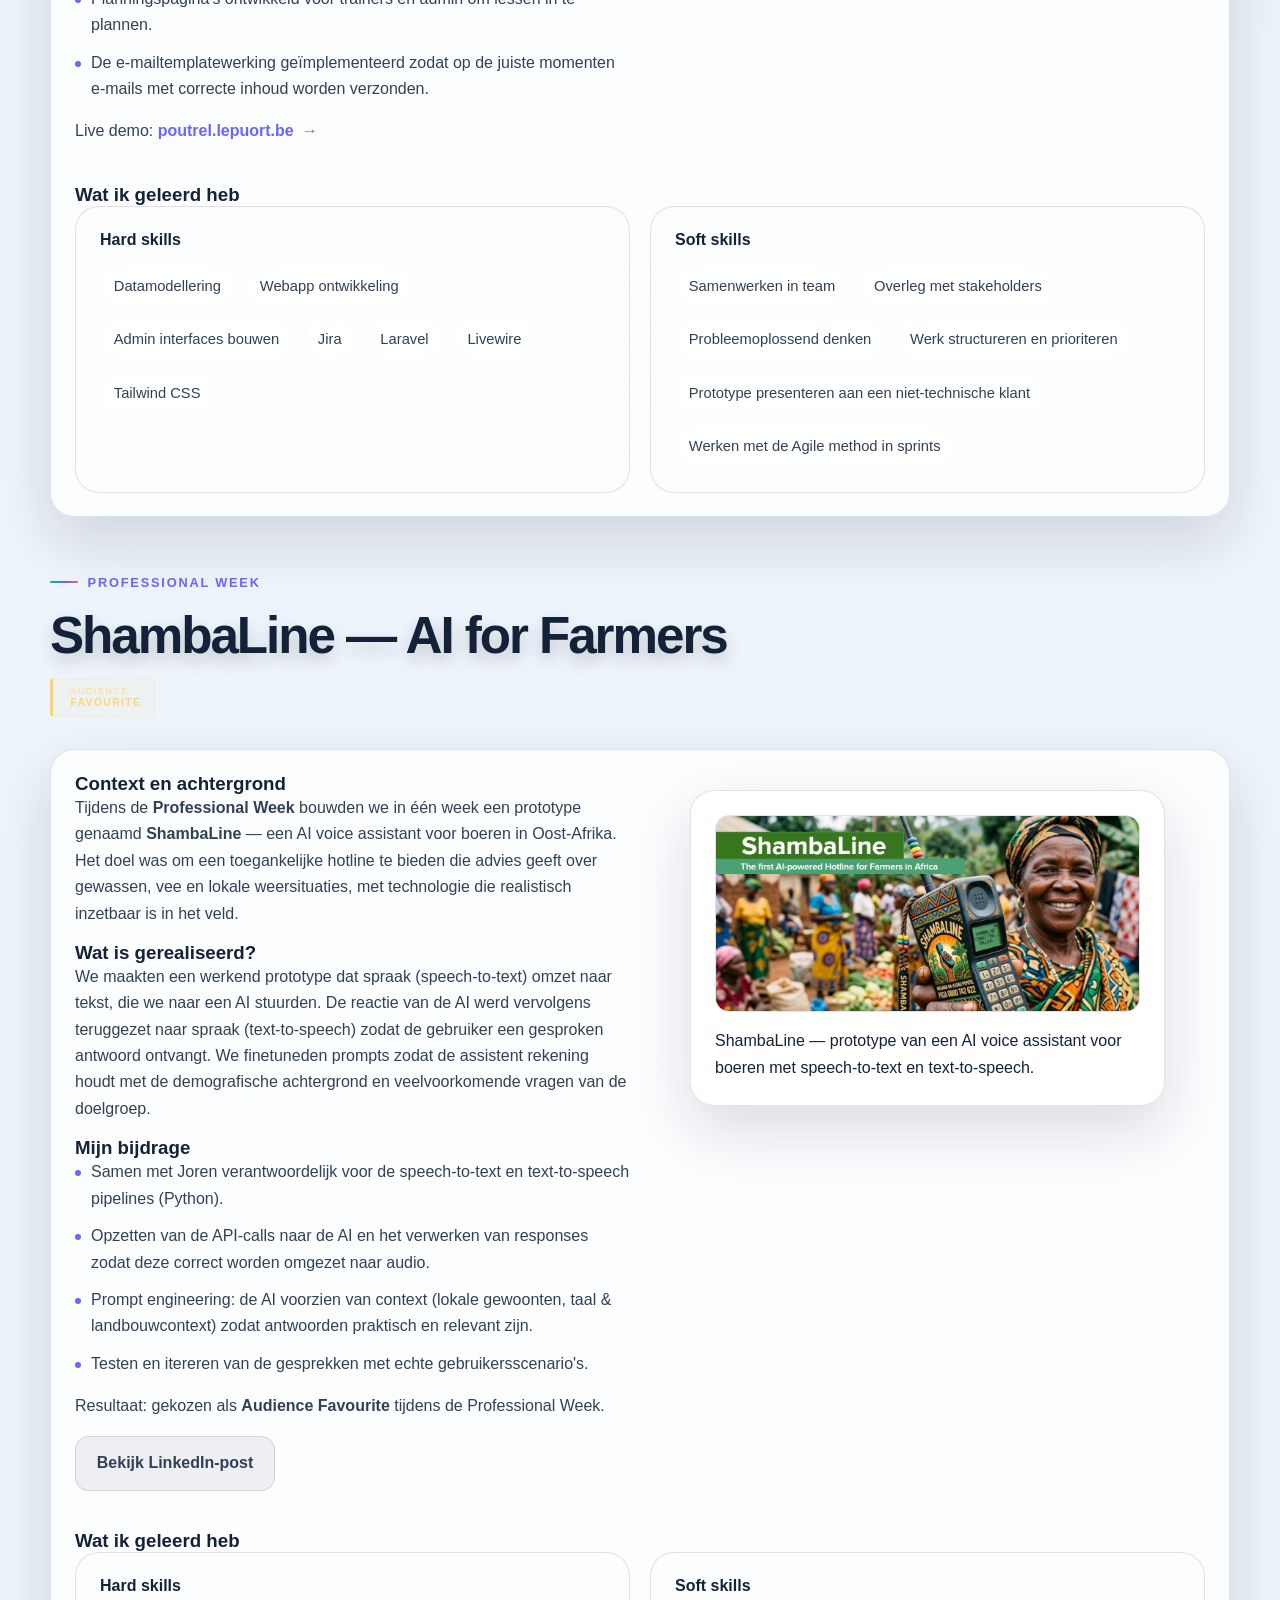
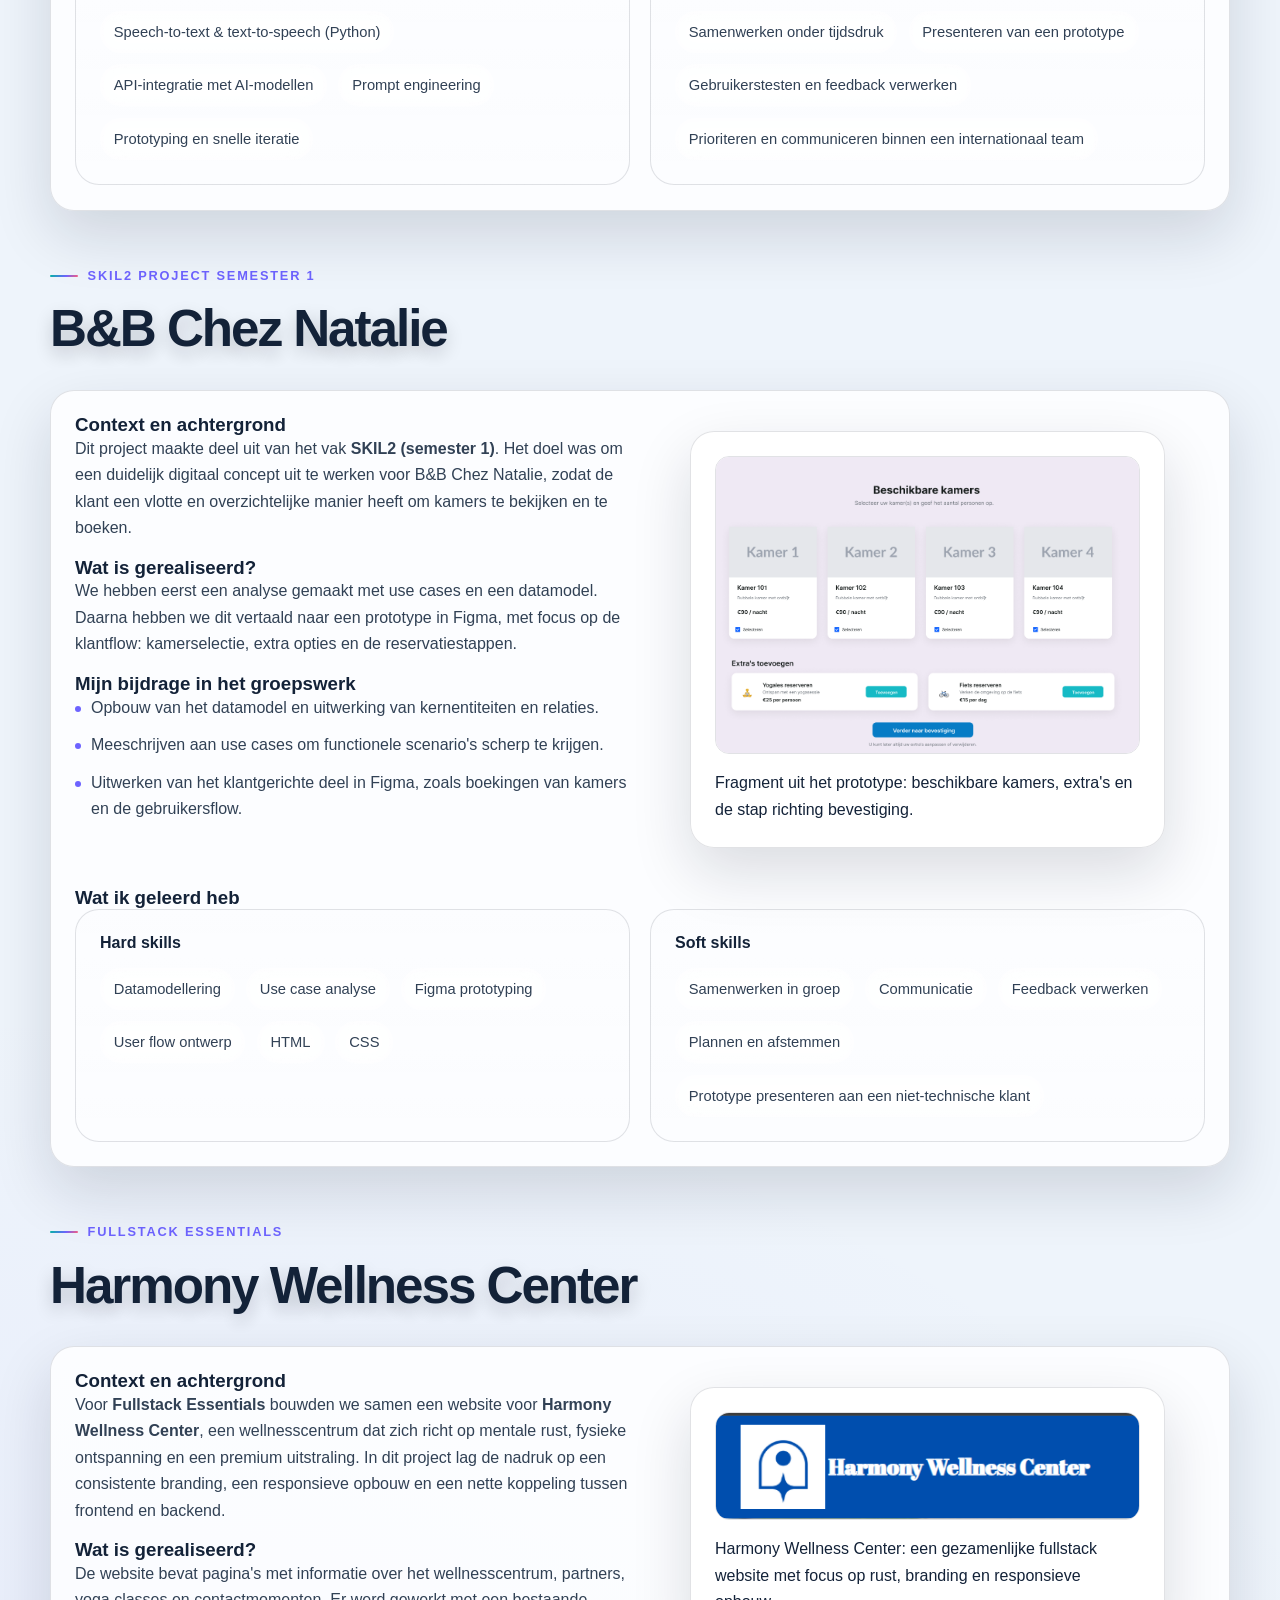
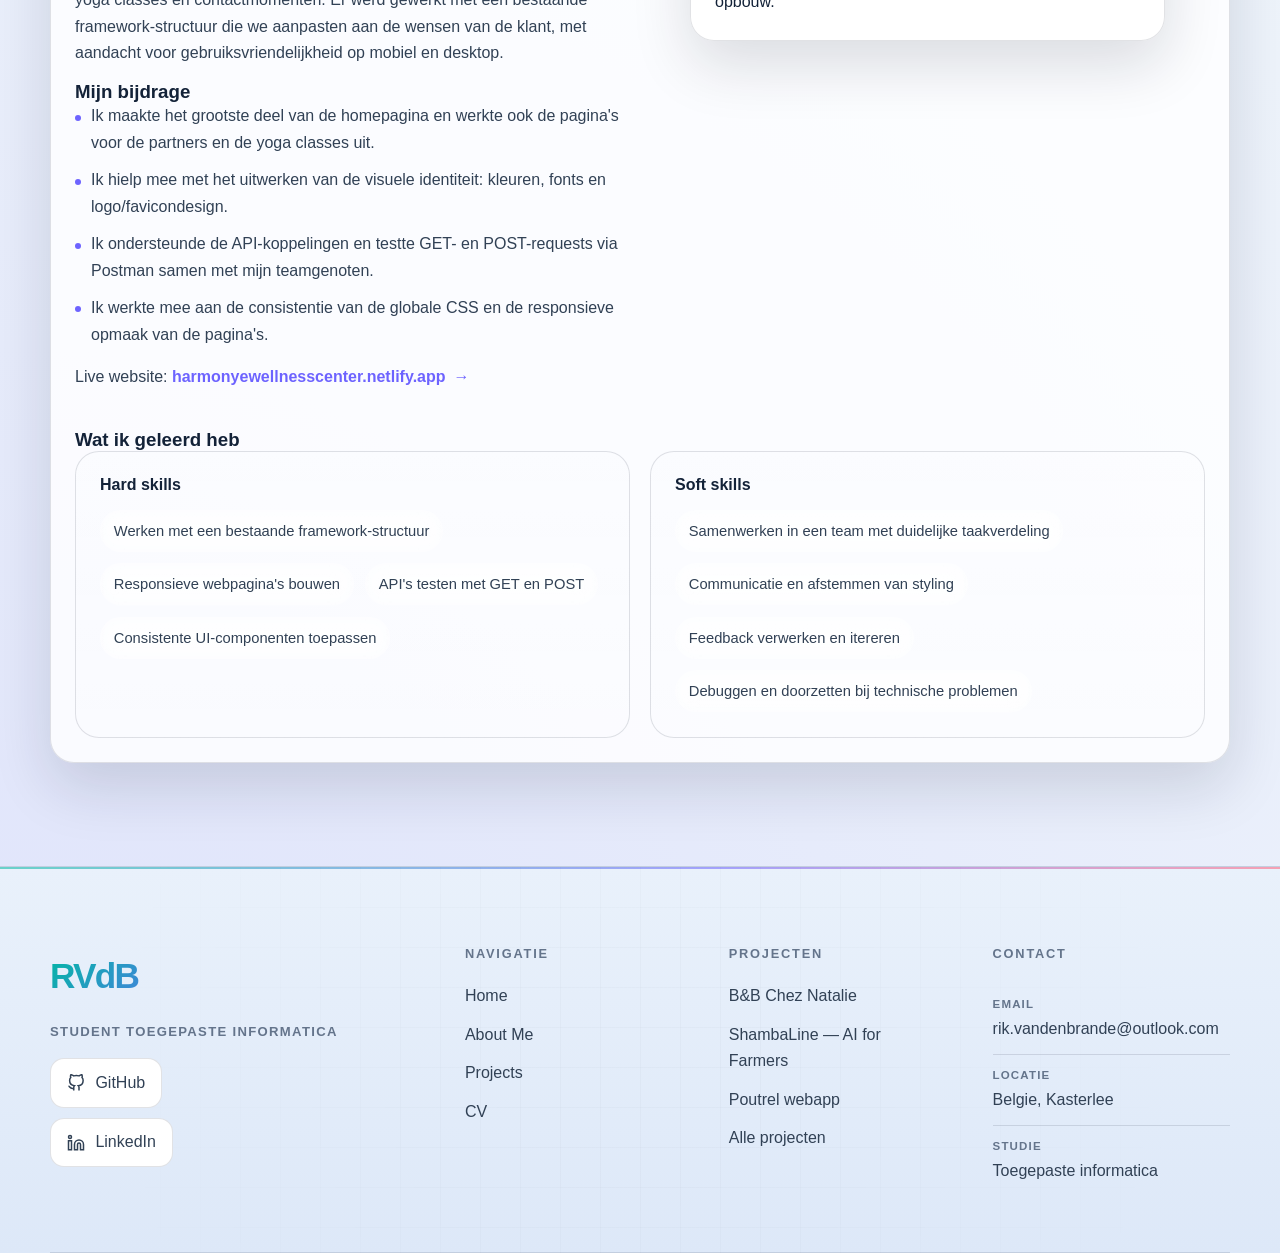
<file: projects.html>
<!DOCTYPE html>
<html lang="nl">
<head>
  <meta charset="UTF-8">
  <meta name="viewport" content="width=device-width, initial-scale=1.0">
  <meta name="description" content="Projecten en realisaties van Rik Van den Brande met context, bijdrage, visuals en leerresultaten.">
  <title>Projecten | Rik Van den Brande Portfolio</title>
  <link rel="icon" type="image/svg+xml" href="assets/favicon.svg">
  <link rel="shortcut icon" href="assets/favicon.svg">
  <script>
    (function () {
      try {
        var storedTheme = localStorage.getItem("portfolio-theme");
        var systemPrefersLight = window.matchMedia && window.matchMedia("(prefers-color-scheme: light)").matches;
        var theme = storedTheme || (systemPrefersLight ? "light" : "dark");
        document.documentElement.setAttribute("data-theme", theme);
        document.documentElement.style.colorScheme = theme;
      } catch (error) {
        document.documentElement.setAttribute("data-theme", "dark");
        document.documentElement.style.colorScheme = "dark";
      }
    }());
  </script>
  <link rel="stylesheet" href="portfolio.css">
</head>
<body>
  <a class="skip-link" href="#main-content">Ga naar de inhoud</a>
  <header class="site-header" id="site-header">
    <div class="container nav">
      <a class="brand" href="index.html">
        <span class="brand__mark">RVdB</span>
        <span class="brand__text">
          <span class="brand__name">Rik Van den Brande</span>
          <span class="brand__role">Portfolio</span>
        </span>
      </a>
      <nav aria-label="Hoofdnavigatie">
        <ul class="nav__links" id="nav-links">
          <li><a class="nav__link" href="index.html">Home</a></li>
          <li><a class="nav__link" href="about.html">About Me</a></li>
          <li><a class="nav__link" href="projects.html" aria-current="page">Projecten</a></li>
          <li><a class="nav__link" href="cv.html">CV</a></li>
        </ul>
      </nav>
      <div class="nav__actions">
        <button class="theme-toggle" id="theme-toggle" type="button" aria-label="Schakel naar lichte modus" aria-pressed="true">
          <span class="theme-toggle__track" aria-hidden="true">
            <span class="theme-toggle__thumb"></span>
          </span>
          <span class="theme-toggle__text" aria-hidden="true">☀</span>
        </button>
        <button class="nav__toggle" id="nav-toggle" aria-expanded="false" aria-controls="nav-links" aria-label="Navigatie openen of sluiten">
          <span></span>
          <span></span>
          <span></span>
        </button>
      </div>
    </div>
  </header>

  <main class="page-main" id="main-content">
    <section class="hero">
      <div class="container page-hero__inner">
        <div class="page-hero__content">
          <div class="eyebrow">Projecten en realisaties</div>
          <h1>Projecten</h1>
          <p class="lead">
            Op deze pagina toon ik projecten waar ik aan gewerkt heb. Per project beschrijf ik de context, wat er gemaakt werd, wat mijn aandeel was en welke hard skills en soft skills ik eruit geleerd heb.
          </p>
          <div class="action-row">
            <a class="btn btn--primary" href="#project-list">Bekijk projecten</a>
            <a class="btn btn--secondary" href="cv.html">Open CV</a>
          </div>
        </div>
        <aside class="hero-card" aria-label="Profielfoto en project samenvatting">
          <div class="hero-card__photo">
            <img src="assets/profile-photo.png" alt="Professioneel portret van Rik Van den Brande">
          </div>
          <div class="hero-card__meta">
            <div class="meta-pill">
              <span>Studie</span>
              <strong>Toegepaste Informatica</strong>
            </div>
            <div class="meta-pill">
              <span>Focus</span>
              <strong>Applicatieontwikkeling en AI</strong>
            </div>
          </div>
        </aside>
      </div>
    </section>

    <section class="section" id="project-list" aria-label="Projectenlijst">
      <div class="container">
        <div class="section-header project-section-header">
          <div class="eyebrow">SKIL2 project semester 2</div> <br/>
          <h2>Poutrel webapp</h2>
        </div>

        <article class="panel" id="semester-2" aria-labelledby="semester-2-title">
          <div class="grid-two">
            <div>
              <h3 id="semester-2-title">Context en achtergrond</h3>
              <p>
                Dit project maakte deel uit van <strong>SKIL2 (semester 2)</strong>. Op basis van een uitgebreid analyse- en ontwerprapport
                hebben we een digitaal reserverings- en beheerplatform voor Poutrel uitgewerkt naar een werkende webapplicatie.
              </p>

              <h3>Wat is gerealiseerd?</h3>
              <p>
                Vanuit use cases, prioriteiten en het datamodel vertaalden we de analyse naar concrete functionaliteiten voor klanten,
                trainers en admin. De webapp bevat onder andere reservaties, beheerflows en automatische communicatie via e-mail.
              </p>

              <h3>Mijn bijdrage in het groepswerk</h3>
              <ul class="list">
                <li>In de startfase meegewerkt aan het datamodel en de vertaling van analyse naar technische structuur.</li>
                <li>Adminpagina's gebouwd voor het beheren van e-mailsjablonen en gebruikersbeheer.</li>
                <li>Planningspagina's ontwikkeld voor trainers en admin om lessen in te plannen.</li>
                <li>De e-mailtemplatewerking geïmplementeerd zodat op de juiste momenten e-mails met correcte inhoud worden verzonden.</li>
              </ul>

              <p style="margin-top: 1rem;">
                Live demo:
                <a class="link-arrow" href="https://poutrel.lepuort.be/" target="_blank" rel="noopener noreferrer">poutrel.lepuort.be</a>
              </p>
            </div>

            <figure class="card" aria-label="Visual van de Poutrel webapp">
              <img class="project-image" src="assets/Poutrel.png" alt="Scherm uit de Poutrel webapp met beheer en planning">
              <figcaption>
                Poutrel: van analyse en datamodel naar een werkende webapp met beheer, planning en e-mailautomatisatie.
              </figcaption>
            </figure>
          </div>

          <div style="margin-top: 1.5rem;">
            <h3>Wat ik geleerd heb</h3>
            <div class="skills-grid">
              <div class="skill-group">
                <h4>Hard skills</h4>
                <ul>
                  <li>Datamodellering</li>
                  <li>Webapp ontwikkeling</li>
                  <li>Admin interfaces bouwen</li>
                  <li>Jira</li>
                  <li>Laravel</li>
                  <li>Livewire</li>
                  <li>Tailwind CSS</li>
                </ul>
              </div>
              <div class="skill-group">
                <h4>Soft skills</h4>
                <ul>
                  <li>Samenwerken in team</li>
                  <li>Overleg met stakeholders</li>
                  <li>Probleemoplossend denken</li>
                  <li>Werk structureren en prioriteren</li>
                  <li>Prototype presenteren aan een niet-technische klant</li>
                  <li>Werken met de Agile method in sprints</li>

                </ul>
              </div>
            </div>
          </div>
        </article>

        <div class="section-header project-section-header">
          <div class="eyebrow">Professional Week</div> <br/>
          <h2>ShambaLine — AI for Farmers</h2>
          <span class="award-badge">
            <span class="award-badge__inner">
              <span class="award-badge__label">Audience</span>
              <span class="award-badge__label award-badge__label--strong">Favourite</span>
            </span>
          </span>
        </div>

        <article class="panel" id="shambaline" aria-labelledby="shambaline-title">
          <div class="grid-two">
            <div>
              <h3 id="shambaline-title">Context en achtergrond</h3>
              <p>
                Tijdens de <strong>Professional Week</strong> bouwden we in één week een prototype genaamd <strong>ShambaLine</strong> — een AI voice assistant
                voor boeren in Oost-Afrika. Het doel was om een toegankelijke hotline te bieden die advies geeft over gewassen, vee en lokale weersituaties,
                met technologie die realistisch inzetbaar is in het veld.
              </p>

              <h3>Wat is gerealiseerd?</h3>
              <p>
                We maakten een werkend prototype dat spraak (speech-to-text) omzet naar tekst, die we naar een AI stuurden. De reactie van de AI werd
                vervolgens teruggezet naar spraak (text-to-speech) zodat de gebruiker een gesproken antwoord ontvangt. We finetuneden prompts zodat de
                assistent rekening houdt met de demografische achtergrond en veelvoorkomende vragen van de doelgroep.
              </p>

              <h3>Mijn bijdrage</h3>
              <ul class="list">
                <li>Samen met Joren verantwoordelijk voor de speech-to-text en text-to-speech pipelines (Python).</li>
                <li>Opzetten van de API-calls naar de AI en het verwerken van responses zodat deze correct worden omgezet naar audio.</li>
                <li>Prompt engineering: de AI voorzien van context (lokale gewoonten, taal &amp; landbouwcontext) zodat antwoorden praktisch en relevant zijn.</li>
                <li>Testen en itereren van de gesprekken met echte gebruikersscenario's.</li>
              </ul>
              <p style="margin-top: 1rem;">Resultaat: gekozen als <strong>Audience Favourite</strong> tijdens de Professional Week.</p>

              <p style="margin-top: 0.75rem;">
                <a class="btn btn--secondary" href="https://www.linkedin.com/posts/rik-van-den-brande-697075332_itfactory-thomasmore-professionalweek-activity-7440312761093414912-zi0G?utm_source=share&utm_medium=member_desktop&rcm=ACoAAFOovJMB-2h19_aXmkNhkKU_cR_FLWM07KE" target="_blank" rel="noopener noreferrer">Bekijk LinkedIn-post</a>
              </p>
            </div>

            <figure class="card" aria-label="Visual van ShambaLine">
              <img class="project-image" src="assets/ShambaLine.png" alt="ShambaLine AI hotline prototype scherm of visual">
              <figcaption>
                ShambaLine — prototype van een AI voice assistant voor boeren met speech-to-text en text-to-speech.
              </figcaption>
            </figure>
          </div>

          <div style="margin-top: 1.5rem;">
            <h3>Wat ik geleerd heb</h3>
            <div class="skills-grid">
              <div class="skill-group">
                <h4>Hard skills</h4>
                <ul>
                  <li>Speech-to-text &amp; text-to-speech (Python)</li>
                  <li>API-integratie met AI-modellen</li>
                  <li>Prompt engineering</li>
                  <li>Prototyping en snelle iteratie</li>
                </ul>
              </div>
              <div class="skill-group">
                <h4>Soft skills</h4>
                <ul>
                  <li>Samenwerken onder tijdsdruk</li>
                  <li>Presenteren van een prototype</li>
                  <li>Gebruikerstesten en feedback verwerken</li>
                  <li>Prioriteren en communiceren binnen een internationaal team</li>
                </ul>
              </div>
            </div>
          </div>
        </article>

        <div class="section-header project-section-header">
          <div class="eyebrow">SKIL2 project semester 1</div> <br/>
          <h2>B&amp;B Chez Natalie</h2>
        </div>

        <article class="panel" id="chez-natalie" aria-labelledby="chez-natalie-title">
          <div class="grid-two">
            <div>
              <h3 id="chez-natalie-title">Context en achtergrond</h3>
              <p>
                Dit project maakte deel uit van het vak <strong>SKIL2 (semester 1)</strong>. Het doel was om een duidelijk digitaal concept uit te werken
                voor B&amp;B Chez Natalie, zodat de klant een vlotte en overzichtelijke manier heeft om kamers te bekijken en te boeken.
              </p>

              <h3>Wat is gerealiseerd?</h3>
              <p>
                We hebben eerst een analyse gemaakt met use cases en een datamodel. Daarna hebben we dit vertaald naar een prototype in Figma,
                met focus op de klantflow: kamerselectie, extra opties en de reservatiestappen.
              </p>

              <h3>Mijn bijdrage in het groepswerk</h3>
              <ul class="list">
                <li>Opbouw van het datamodel en uitwerking van kernentiteiten en relaties.</li>
                <li>Meeschrijven aan use cases om functionele scenario's scherp te krijgen.</li>
                <li>Uitwerken van het klantgerichte deel in Figma, zoals boekingen van kamers en de gebruikersflow.</li>
              </ul>
            </div>

            <figure class="card" aria-label="Visual van het B&amp;B Chez Natalie prototype">
              <img class="project-image" src="assets/Project-chezNatalie.png" alt="Figma prototype voor B&amp;B Chez Natalie met kamerkeuze en extra's">
              <figcaption>
                Fragment uit het prototype: beschikbare kamers, extra's en de stap richting bevestiging.
              </figcaption>
            </figure>
          </div>

          <div style="margin-top: 1.5rem;">
            <h3>Wat ik geleerd heb</h3>
            <div class="skills-grid">
              <div class="skill-group">
                <h4>Hard skills</h4>
                <ul>
                  <li>Datamodellering</li>
                  <li>Use case analyse</li>
                  <li>Figma prototyping</li>
                  <li>User flow ontwerp</li>
                  <li>HTML</li>
                  <li>CSS</li>
                </ul>
              </div>
              <div class="skill-group">
                <h4>Soft skills</h4>
                <ul>
                  <li>Samenwerken in groep</li>
                  <li>Communicatie</li>
                  <li>Feedback verwerken</li>
                  <li>Plannen en afstemmen</li>
                  <li>Prototype presenteren aan een niet-technische klant</li>
                </ul>
              </div>
            </div>
          </div>
        </article>

        <div class="section-header project-section-header">
          <div class="eyebrow">Fullstack Essentials</div> <br/>
          <h2>Harmony Wellness Center</h2>
        </div>

        <article class="panel" id="harmony-wellness" aria-labelledby="harmony-wellness-title">
          <div class="grid-two">
            <div>
              <h3 id="harmony-wellness-title">Context en achtergrond</h3>
              <p>
                Voor <strong>Fullstack Essentials</strong> bouwden we samen een website voor <strong>Harmony Wellness Center</strong>, een wellnesscentrum dat zich richt op mentale rust,
                fysieke ontspanning en een premium uitstraling. In dit project lag de nadruk op een consistente branding, een responsieve opbouw en een nette koppeling tussen
                frontend en backend.
              </p>

              <h3>Wat is gerealiseerd?</h3>
              <p>
                De website bevat pagina's met informatie over het wellnesscentrum, partners, yoga classes en contactmomenten. Er werd gewerkt met een bestaande framework-structuur
                die we aanpasten aan de wensen van de klant, met aandacht voor gebruiksvriendelijkheid op mobiel en desktop.
              </p>

              <h3>Mijn bijdrage</h3>
              <ul class="list">
                <li>Ik maakte het grootste deel van de homepagina en werkte ook de pagina's voor de partners en de yoga classes uit.</li>
                <li>Ik hielp mee met het uitwerken van de visuele identiteit: kleuren, fonts en logo/favicondesign.</li>
                <li>Ik ondersteunde de API-koppelingen en testte GET- en POST-requests via Postman samen met mijn teamgenoten.</li>
                <li>Ik werkte mee aan de consistentie van de globale CSS en de responsieve opmaak van de pagina's.</li>
              </ul>

              <p style="margin-top: 1rem;">
                Live website:
                <a class="link-arrow" href="https://harmonyewellnesscenter.netlify.app/" target="_blank" rel="noopener noreferrer">harmonyewellnesscenter.netlify.app</a>
              </p>
            </div>

            <figure class="card" aria-label="Visual van Harmony Wellness Center">
              <img class="project-image" src="assets/HarmonyWellnessCentre.png" alt="Screenshot van de website van Harmony Wellness Center">
              <figcaption>
                Harmony Wellness Center: een gezamenlijke fullstack website met focus op rust, branding en responsieve opbouw.
              </figcaption>
            </figure>
          </div>

          <div style="margin-top: 1.5rem;">
            <h3>Wat ik geleerd heb</h3>
            <div class="skills-grid">
              <div class="skill-group">
                <h4>Hard skills</h4>
                <ul>
                  <li>Werken met een bestaande framework-structuur</li>
                  <li>Responsieve webpagina's bouwen</li>
                  <li>API's testen met GET en POST</li>
                  <li>Consistente UI-componenten toepassen</li>
                </ul>
              </div>
              <div class="skill-group">
                <h4>Soft skills</h4>
                <ul>
                  <li>Samenwerken in een team met duidelijke taakverdeling</li>
                  <li>Communicatie en afstemmen van styling</li>
                  <li>Feedback verwerken en itereren</li>
                  <li>Debuggen en doorzetten bij technische problemen</li>
                </ul>
              </div>
            </div>
          </div>
        </article>
      </div>
    </section>


  </main>

  <footer class="footer">
    <div class="footer__glow-1"></div>
    <div class="footer__glow-2"></div>
    <div class="container">
      <div class="footer__main">
        <div class="footer__brand">
          <span class="footer__brand-logo">RVdB</span>
          <p class="footer__brand-tagline">Student Toegepaste informatica</p>

          <div class="footer__socials">
            <a href="https://github.com/RikVandenBrande" target="_blank" rel="noopener noreferrer" class="footer__social-btn footer__social-btn--labeled">
              <svg width="18" height="18" viewBox="0 0 24 24" fill="none" stroke="currentColor" stroke-width="2"><path d="M9 19c-5 1.5-5-2.5-7-3m14 6v-3.87a3.37 3.37 0 0 0-.94-2.61c3.14-.35 6.44-1.54 6.44-7A5.44 5.44 0 0 0 20 4.77 5.07 5.07 0 0 0 19.91 1S18.73.65 16 2.48a13.38 13.38 0 0 0-7 0C6.27.65 5.09 1 5.09 1A5.07 5.07 0 0 0 5 4.77a5.44 5.44 0 0 0-1.5 3.78c0 5.42 3.3 6.61 6.44 7A3.37 3.37 0 0 0 9 18.13V22"></path></svg>
              <span>GitHub</span>
            </a>
            <a href="https://www.linkedin.com/in/rik-van-den-brande-697075332/" target="_blank" rel="noopener noreferrer" class="footer__social-btn footer__social-btn--labeled footer__social-btn--linkedin">
              <svg width="18" height="18" viewBox="0 0 24 24" fill="none" stroke="currentColor" stroke-width="2"><path d="M16 8a6 6 0 0 1 6 6v7h-4v-7a2 2 0 0 0-2-2 2 2 0 0 0-2 2v7h-4v-7a6 6 0 0 1 6-6z"></path><rect x="2" y="9" width="4" height="12"></rect><circle cx="4" cy="4" r="2"></circle></svg>
              <span>LinkedIn</span>
            </a>
          </div>
        </div>

        <div class="footer__col">
          <h4 class="footer__col-title">Navigatie</h4>
          <ul>
            <li><a href="index.html">Home</a></li>
            <li><a href="about.html">About Me</a></li>
            <li><a href="projects.html">Projects</a></li>
            <li><a href="cv.html">CV</a></li>
          </ul>
        </div>

        <div class="footer__col">
          <h4 class="footer__col-title">Projecten</h4>
          <ul>
            <li><a href="projects.html#chez-natalie">B&amp;B Chez Natalie</a></li>
            <li><a href="projects.html#shambaline">ShambaLine — AI for Farmers</a></li>
            <li><a href="projects.html#semester-2">Poutrel webapp</a></li>
            <li><a href="projects.html">Alle projecten</a></li>
          </ul>
        </div>

        <div class="footer__col">
          <h4 class="footer__col-title">Contact</h4>
          <div class="footer__contact-item">
            <span class="footer__contact-label">Email</span>
            <a href="mailto:rik.vandenbrande@outlook.com" class="footer__contact-value">rik.vandenbrande@outlook.com</a>
          </div>
          <div class="footer__contact-item">
            <span class="footer__contact-label">Locatie</span>
            <span class="footer__contact-value">Belgie, Kasterlee</span>
          </div>
          <div class="footer__contact-item">
            <span class="footer__contact-label">Studie</span>
            <span class="footer__contact-value">Toegepaste informatica</span>
          </div>
        </div>
      </div>
    </div>
  </footer>


  <script src="site.js"></script>
</body>
</html>
</file>
<file: portfolio.css>
:root {
  --bg: #070b14;
  --bg-soft: #0d1320;
  --bg-card: rgba(16, 23, 38, 0.88);
  --bg-card-strong: #11192a;
  --text: #eff4ff;
  --text-soft: #c1cadb;
  --text-muted: #7f8aa3;
  --border: rgba(130, 152, 194, 0.18);
  --border-strong: rgba(0, 245, 212, 0.32);
  --cyan: #00f5d4;
  --violet: #9c8cff;
  --rose: #ff7b8d;
  --gold: #ffd166;
  --green: #44d7a8;
  --shadow: 0 24px 60px rgba(0, 0, 0, 0.36);
  --radius: 24px;
  --radius-small: 14px;
  --nav-height: 74px;
  --max-width: 1180px;
  --hero-gradient: linear-gradient(160deg, #101833 0%, #060913 52%, #0a1020 100%);
  --accent-gradient: linear-gradient(135deg, #00f5d4 0%, #9c8cff 56%, #ff7b8d 100%);
  --card-gradient: linear-gradient(135deg, rgba(0, 245, 212, 0.12), rgba(156, 140, 255, 0.08));
  --font-body: "Segoe UI", Arial, sans-serif;
  --tilt-x: 0deg;
  --tilt-y: 0deg;
  --bg-orb-1: rgba(0, 245, 212, 0.08);
  --bg-orb-2: rgba(156, 140, 255, 0.08);
  --surface-overlay: rgba(255, 255, 255, 0.04);
  --surface-overlay-strong: rgba(255, 255, 255, 0.06);
  --surface-outline: rgba(255, 255, 255, 0.12);
  --header-bg: rgba(7, 11, 20, 0.78);
  --header-bg-scrolled: rgba(7, 11, 20, 0.92);
  --title-gradient: linear-gradient(135deg, #ffffff 0%, #dce8ff 45%, #ffffff 100%);
  --hero-dot: rgba(255, 255, 255, 0.12);
  --hero-ring: rgba(255, 255, 255, 0.14);
  --shine-overlay: rgba(255, 255, 255, 0.22);
  --mobile-menu-bg: rgba(10, 15, 25, 0.96);
  --nav-link-hover-bg: rgba(255, 255, 255, 0.05);
  --footer-bg: linear-gradient(180deg, #090c18 0%, #04060e 100%);
  --footer-grid: rgba(255, 255, 255, 0.03);
  color-scheme: dark;
}

html[data-theme="light"] {
  --bg: #eef4fb;
  --bg-soft: #dfe9f6;
  --bg-card: rgba(255, 255, 255, 0.82);
  --bg-card-strong: #ffffff;
  --text: #132238;
  --text-soft: #314155;
  --text-muted: #64748b;
  --border: rgba(15, 23, 42, 0.12);
  --border-strong: rgba(0, 184, 162, 0.26);
  --cyan: #6d63ff;
  --shadow: 0 24px 60px rgba(15, 23, 42, 0.14);
  --hero-gradient: linear-gradient(160deg, #fbfdff 0%, #e9f2ff 52%, #f5f8fc 100%);
  --accent-gradient: linear-gradient(135deg, #00b8a2 0%, #6d63ff 56%, #ff5f7a 100%);
  --card-gradient: linear-gradient(135deg, rgba(0, 184, 162, 0.12), rgba(109, 99, 255, 0.08));
  --bg-orb-1: rgba(0, 184, 162, 0.12);
  --bg-orb-2: rgba(109, 99, 255, 0.12);
  --surface-overlay: rgba(15, 23, 42, 0.04);
  --surface-overlay-strong: rgba(15, 23, 42, 0.06);
  --surface-outline: rgba(15, 23, 42, 0.1);
  --header-bg: rgba(238, 244, 251, 0.82);
  --header-bg-scrolled: rgba(238, 244, 251, 0.96);
  --title-gradient: linear-gradient(135deg, #11223a 0%, #2f5f98 45%, #11223a 100%);
  --hero-dot: rgba(15, 23, 42, 0.08);
  --hero-ring: rgba(15, 23, 42, 0.12);
  --shine-overlay: rgba(255, 255, 255, 0.32);
  --mobile-menu-bg: rgba(255, 255, 255, 0.96);
  --nav-link-hover-bg: rgba(15, 23, 42, 0.06);
  --footer-bg: linear-gradient(180deg, #e9f1fb 0%, #dde8f8 100%);
  --footer-grid: rgba(15, 23, 42, 0.05);
  color-scheme: light;
}

*,
*::before,
*::after {
  box-sizing: border-box;
}

html {
  scroll-behavior: smooth;
}

body {
  margin: 0;
  min-width: 320px;
  position: relative;
  font-family: var(--font-body);
  color: var(--text);
  background:
    radial-gradient(circle at top right, var(--bg-orb-1), transparent 28%),
    radial-gradient(circle at bottom left, var(--bg-orb-2), transparent 30%),
    var(--bg);
  line-height: 1.65;
  opacity: 0;
  transform: translateY(14px);
  transition: opacity 0.55s ease, transform 0.55s ease, background-color 0.3s ease, color 0.3s ease;
}

body::before,
body::after {
  content: "";
  position: fixed;
  inset: 0;
  pointer-events: none;
  opacity: 0;
  z-index: 420;
}

body::before {
  background:
    radial-gradient(circle at 18% 26%, rgba(0, 245, 212, 0.24), transparent 28%),
    radial-gradient(circle at 78% 34%, rgba(156, 140, 255, 0.22), transparent 26%),
    radial-gradient(circle at 52% 74%, rgba(255, 123, 141, 0.18), transparent 24%),
    linear-gradient(115deg, transparent 30%, rgba(0, 245, 212, 0.08) 48%, transparent 66%);
  mix-blend-mode: screen;
  filter: blur(32px);
}

body::after {
  background:
    linear-gradient(90deg, transparent 0%, rgba(0, 245, 212, 0.14) 18%, transparent 36%),
    linear-gradient(90deg, transparent 26%, rgba(156, 140, 255, 0.1) 50%, transparent 74%),
    linear-gradient(90deg, transparent 58%, rgba(255, 123, 141, 0.1) 82%, transparent 100%);
}

body.is-theme-shifting::before {
  animation: themeMorphGlow 720ms cubic-bezier(0.22, 1, 0.36, 1) both;
}

body.is-theme-shifting::after {
  animation: themeMorphSlices 680ms steps(2, end) both;
}

body.is-page-leaving::before,
body.is-page-arriving::before {
  animation: themeMorphGlow 760ms cubic-bezier(0.22, 1, 0.36, 1) both;
}

body.is-page-leaving::after,
body.is-page-arriving::after {
  animation: pageMorphSlices 720ms steps(2, end) both;
}

body.is-theme-shifting .site-header,
body.is-theme-shifting .page-main,
body.is-theme-shifting .hero,
body.is-theme-shifting .footer {
  animation: themeSurfaceMorph 680ms cubic-bezier(0.22, 1, 0.36, 1) both;
  transform-origin: center;
  will-change: transform, filter, clip-path, opacity;
}

body.is-page-leaving {
  overflow: hidden;
}

body.is-page-leaving .site-header,
body.is-page-leaving .page-main,
body.is-page-leaving .hero,
body.is-page-leaving .footer {
  animation: pageGlitchOut 520ms cubic-bezier(0.22, 1, 0.36, 1) both;
  transform-origin: center;
  will-change: transform, filter, clip-path, opacity;
}

body.is-page-arriving .site-header,
body.is-page-arriving .page-main,
body.is-page-arriving .hero,
body.is-page-arriving .footer {
  animation: pageGlitchIn 760ms cubic-bezier(0.22, 1, 0.36, 1) both;
  transform-origin: center;
  will-change: transform, filter, clip-path, opacity;
}

@keyframes themeMorphGlow {
  0% {
    opacity: 0;
    transform: scale(0.96);
  }
  18% {
    opacity: 0.5;
    transform: scale(1.02) translate3d(-8px, 0, 0);
  }
  44% {
    opacity: 0.75;
    transform: scale(1.05) translate3d(10px, -4px, 0);
  }
  72% {
    opacity: 0.28;
    transform: scale(1.01) translate3d(-4px, 3px, 0);
  }
  100% {
    opacity: 0;
    transform: scale(1.08);
  }
}

@keyframes themeMorphSlices {
  0% {
    opacity: 0;
    clip-path: inset(0 0 100% 0);
    transform: translate3d(0, 0, 0);
  }
  24% {
    opacity: 0.45;
    clip-path: inset(8% 0 56% 0);
    transform: translate3d(-10px, 0, 0);
  }
  48% {
    opacity: 0.38;
    clip-path: inset(38% 0 18% 0);
    transform: translate3d(12px, 0, 0);
  }
  72% {
    opacity: 0.22;
    clip-path: inset(70% 0 8% 0);
    transform: translate3d(-8px, 0, 0);
  }
  100% {
    opacity: 0;
    clip-path: inset(100% 0 0 0);
    transform: translate3d(0, 0, 0);
  }
}

@keyframes pageMorphSlices {
  0% {
    opacity: 0;
    clip-path: inset(0 0 100% 0);
    transform: translate3d(0, 0, 0);
  }
  18% {
    opacity: 0.55;
    clip-path: inset(6% 0 68% 0);
    transform: translate3d(-14px, 0, 0);
  }
  40% {
    opacity: 0.44;
    clip-path: inset(28% 0 36% 0);
    transform: translate3d(16px, 0, 0);
  }
  62% {
    opacity: 0.34;
    clip-path: inset(56% 0 18% 0);
    transform: translate3d(-10px, 0, 0);
  }
  84% {
    opacity: 0.18;
    clip-path: inset(82% 0 6% 0);
    transform: translate3d(8px, 0, 0);
  }
  100% {
    opacity: 0;
    clip-path: inset(100% 0 0 0);
    transform: translate3d(0, 0, 0);
  }
}

@keyframes themeSurfaceMorph {
  0% {
    filter: saturate(1) blur(0);
    clip-path: inset(0 0 0 0 round 0);
    transform: translate3d(0, 0, 0) scale(1);
  }
  18% {
    filter: saturate(1.18) blur(1px);
    clip-path: inset(0.5% 0 1.2% 0 round 18px);
    transform: translate3d(-4px, 1px, 0) scale(1.003);
  }
  42% {
    filter: saturate(1.08) blur(1.8px);
    clip-path: inset(1.2% 0 0.4% 0 round 24px);
    transform: translate3d(5px, -2px, 0) scale(1.008);
  }
  68% {
    filter: saturate(1.02) blur(0.8px);
    clip-path: inset(0.4% 0 0.8% 0 round 16px);
    transform: translate3d(-2px, 1px, 0) scale(1.002);
  }
  100% {
    filter: saturate(1) blur(0);
    clip-path: inset(0 0 0 0 round 0);
    transform: translate3d(0, 0, 0) scale(1);
  }
}

@keyframes pageGlitchOut {
  0% {
    opacity: 1;
    filter: saturate(1) blur(0) drop-shadow(0 0 0 rgba(0, 245, 212, 0)) drop-shadow(0 0 0 rgba(255, 123, 141, 0));
    clip-path: inset(0 0 0 0 round 0);
    transform: translate3d(0, 0, 0) scale(1);
  }
  18% {
    opacity: 0.98;
    filter:
      saturate(1.18)
      blur(0.8px)
      drop-shadow(-4px 0 0 rgba(0, 245, 212, 0.18))
      drop-shadow(3px 0 0 rgba(255, 123, 141, 0.1));
    clip-path: inset(0.4% 0 1.8% 0 round 18px);
    transform: translate3d(-5px, 1px, 0) scale(1.003);
  }
  42% {
    opacity: 0.82;
    filter:
      saturate(1.28)
      blur(1.8px)
      drop-shadow(-8px 0 0 rgba(0, 245, 212, 0.34))
      drop-shadow(6px 0 0 rgba(255, 123, 141, 0.16));
    clip-path: inset(1.2% 0 4.4% 0 round 24px);
    transform: translate3d(8px, -3px, 0) scale(1.012);
  }
  72% {
    opacity: 0.36;
    filter:
      saturate(1.08)
      blur(2.4px)
      drop-shadow(-10px 0 0 rgba(0, 245, 212, 0.24))
      drop-shadow(7px 0 0 rgba(255, 123, 141, 0.12));
    clip-path: inset(6% 0 10% 0 round 32px);
    transform: translate3d(-10px, 3px, 0) scale(1.02);
  }
  100% {
    opacity: 0;
    filter:
      saturate(0.96)
      blur(4px)
      drop-shadow(-14px 0 0 rgba(0, 245, 212, 0.1))
      drop-shadow(10px 0 0 rgba(255, 123, 141, 0.06));
    clip-path: inset(14% 0 18% 0 round 42px);
    transform: translate3d(14px, -4px, 0) scale(1.03);
  }
}

@keyframes pageGlitchIn {
  0% {
    opacity: 0;
    filter:
      saturate(1.3)
      blur(4px)
      drop-shadow(-14px 0 0 rgba(0, 245, 212, 0.28))
      drop-shadow(10px 0 0 rgba(255, 123, 141, 0.14));
    clip-path: inset(16% 0 20% 0 round 42px);
    transform: translate3d(-14px, 5px, 0) scale(1.03);
  }
  24% {
    opacity: 0.42;
    filter:
      saturate(1.22)
      blur(2.4px)
      drop-shadow(-10px 0 0 rgba(0, 245, 212, 0.34))
      drop-shadow(7px 0 0 rgba(255, 123, 141, 0.16));
    clip-path: inset(7% 0 10% 0 round 30px);
    transform: translate3d(10px, -3px, 0) scale(1.018);
  }
  48% {
    opacity: 0.78;
    filter:
      saturate(1.12)
      blur(1.2px)
      drop-shadow(-7px 0 0 rgba(0, 245, 212, 0.26))
      drop-shadow(5px 0 0 rgba(255, 123, 141, 0.12));
    clip-path: inset(2.2% 0 4.2% 0 round 20px);
    transform: translate3d(-6px, 2px, 0) scale(1.008);
  }
  76% {
    opacity: 0.94;
    filter:
      saturate(1.04)
      blur(0.4px)
      drop-shadow(-3px 0 0 rgba(0, 245, 212, 0.12))
      drop-shadow(2px 0 0 rgba(255, 123, 141, 0.08));
    clip-path: inset(0.6% 0 1.2% 0 round 10px);
    transform: translate3d(3px, -1px, 0) scale(1.002);
  }
  100% {
    opacity: 1;
    filter: saturate(1) blur(0) drop-shadow(0 0 0 rgba(0, 245, 212, 0)) drop-shadow(0 0 0 rgba(255, 123, 141, 0));
    clip-path: inset(0 0 0 0 round 0);
    transform: translate3d(0, 0, 0) scale(1);
  }
}

body.is-ready {
  opacity: 1;
  transform: translateY(0);
}

img {
  max-width: 100%;
  display: block;
}

a {
  color: inherit;
  text-decoration: none;
}

p {
  margin: 0 0 1rem;
  color: var(--text-soft);
}

ul {
  margin: 0;
  padding: 0;
  list-style: none;
}

h1,
h2,
h3,
h4 {
  margin: 0;
  line-height: 1.12;
}

.container {
  width: min(var(--max-width), calc(100% - 2rem));
  margin: 0 auto;
}

.section {
  padding: clamp(4.5rem, 8vw, 7rem) 0;
}

.section-header {
  margin-bottom: 2rem;
  max-width: 700px;
}

.eyebrow {
  display: inline-flex;
  align-items: center;
  gap: 0.6rem;
  margin-bottom: 0.9rem;
  font-size: 0.8rem;
  font-weight: 700;
  letter-spacing: 0.14em;
  text-transform: uppercase;
  color: var(--cyan);
  transition: color 0.24s ease, transform 0.24s ease;
}

.eyebrow::before {
  content: "";
  width: 28px;
  height: 2px;
  border-radius: 999px;
  background: var(--accent-gradient);
  transition: transform 0.24s ease, filter 0.24s ease;
}

.eyebrow:hover {
  color: var(--violet);
  transform: translateX(2px);
}

.eyebrow:hover::before {
  transform: scaleX(1.08);
  filter: saturate(1.15) brightness(1.08);
}

.section-header h2 {
  font-size: clamp(2rem, 4vw, 3.2rem);
  letter-spacing: -0.04em;
}

.section-header p {
  margin-top: 0.8rem;
  max-width: 60ch;
}

.skip-link {
  position: absolute;
  left: -9999px;
  top: 0;
}

.skip-link:focus {
  left: 1rem;
  top: 1rem;
  z-index: 500;
  padding: 0.75rem 1rem;
  border-radius: 10px;
  background: #fff;
  color: #000;
}

.site-header {
  position: fixed;
  inset: 0 0 auto 0;
  z-index: 300;
  height: var(--nav-height);
  backdrop-filter: blur(18px);
  background: var(--header-bg);
  border-bottom: 1px solid transparent;
  transition: border-color 0.25s ease, background 0.25s ease;
}

.site-header.is-scrolled {
  border-bottom-color: var(--border);
  background: var(--header-bg-scrolled);
}

.nav {
  height: 100%;
  display: flex;
  align-items: center;
  justify-content: space-between;
  gap: 1.5rem;
}

.nav > nav {
  margin-left: auto;
}

.brand {
  display: inline-flex;
  align-items: center;
  gap: 0.85rem;
  font-weight: 700;
  transition: transform 0.22s ease;
}

.brand:hover {
  transform: translateY(-2px);
}

.brand__mark {
  display: inline-flex;
  align-items: center;
  justify-content: center;
  min-width: 56px;
  height: 42px;
  padding: 0 0.7rem;
  border-radius: 14px;
  background: var(--surface-overlay);
  border: 1px solid var(--surface-outline);
  background-image: var(--accent-gradient);
  -webkit-background-clip: text;
  background-clip: text;
  -webkit-text-fill-color: transparent;
  color: transparent;
  font-size: 0.98rem;
  font-weight: 800;
  letter-spacing: -0.05em;
  line-height: 1;
  white-space: nowrap;
  transition: transform 0.25s ease, box-shadow 0.25s ease, border-color 0.25s ease;
}

.brand:hover .brand__mark {
  transform: rotate(-6deg) scale(1.04);
  box-shadow: 0 14px 26px rgba(0, 245, 212, 0.16);
  border-color: rgba(0, 245, 212, 0.24);
}

.brand__text {
  display: flex;
  flex-direction: column;
  line-height: 1.1;
}

.brand__name {
  font-size: 0.98rem;
}

.brand__role {
  font-size: 0.74rem;
  color: var(--text-muted);
  font-weight: 500;
}

.nav__links {
  display: flex;
  align-items: center;
  gap: 1.5rem;
}

.nav__link {
  position: relative;
  font-size: 0.96rem;
  font-weight: 600;
  color: var(--text-soft);
  transition: color 0.2s ease, transform 0.2s ease;
}

.nav__link::after {
  content: "";
  position: absolute;
  left: 0;
  bottom: -0.35rem;
  width: 100%;
  height: 2px;
  border-radius: 999px;
  transform: scaleX(0);
  transform-origin: left;
  transition: transform 0.22s ease;
  background: var(--accent-gradient);
}

.nav__link:hover,
.nav__link[aria-current="page"] {
  color: var(--text);
  transform: translateY(-1px);
}

.nav__link:hover::after,
.nav__link[aria-current="page"]::after {
  transform: scaleX(1);
}

.nav__toggle {
  display: none;
  width: 44px;
  height: 44px;
  padding: 0;
  border: 1px solid var(--border);
  border-radius: 12px;
  background: var(--surface-overlay);
  cursor: pointer;
}

.nav__actions {
  display: flex;
  align-items: center;
  gap: 0.55rem;
  flex-shrink: 0;
}

.theme-toggle {
  display: inline-flex;
  align-items: center;
  gap: 0.4rem;
  min-height: 34px;
  padding: 0.18rem 0.45rem;
  border: 1px solid var(--border);
  border-radius: 999px;
  background: transparent;
  color: var(--text);
  cursor: pointer;
  opacity: 0.82;
  transition: background 0.2s ease, border-color 0.2s ease, opacity 0.2s ease;
}

.theme-toggle:hover {
  border-color: var(--border);
  background: var(--surface-overlay);
  opacity: 1;
}

.theme-toggle__track {
  position: relative;
  width: 30px;
  height: 16px;
  border-radius: 999px;
  background: var(--surface-overlay);
  box-shadow: inset 0 0 0 1px var(--border);
  overflow: hidden;
  transition: background 0.28s ease, box-shadow 0.28s ease;
}

.theme-toggle__track::before,
.theme-toggle__track::after {
  position: absolute;
  top: 50%;
  font-size: 0.52rem;
  line-height: 1;
  color: var(--text-soft);
  transform: translateY(-50%);
  transition: opacity 0.28s ease, transform 0.32s cubic-bezier(0.22, 1, 0.36, 1), color 0.28s ease;
}

.theme-toggle__track::before {
  content: "\2600";
  left: 3px;
  opacity: 0;
  transform: translateY(-50%) scale(0.78);
}

.theme-toggle__track::after {
  content: "\263E";
  right: 3px;
  opacity: 1;
  transform: translateY(-50%) scale(1);
}

.theme-toggle__thumb {
  position: absolute;
  top: 2px;
  left: 2px;
  width: 12px;
  height: 12px;
  border-radius: 50%;
  background: var(--text);
  box-shadow: none;
  transition: transform 0.32s cubic-bezier(0.22, 1, 0.36, 1), background 0.28s ease;
}

html[data-theme="light"] .theme-toggle__thumb {
  transform: translateX(14px);
  background: var(--violet);
}

.theme-toggle__text {
  display: none;
}

html[data-theme="light"] .theme-toggle__track::before {
  opacity: 1;
  transform: translateY(-50%) scale(1);
  color: var(--violet);
}

html[data-theme="light"] .theme-toggle__track::after {
  opacity: 0;
  transform: translateY(-50%) scale(0.78);
}

.nav__toggle span {
  display: block;
  width: 20px;
  height: 2px;
  margin: 5px auto;
  background: var(--text);
  border-radius: 999px;
  transition: transform 0.2s ease, opacity 0.2s ease;
}

.nav__toggle[aria-expanded="true"] span:nth-child(1) {
  transform: translateY(7px) rotate(45deg);
}

.nav__toggle[aria-expanded="true"] span:nth-child(2) {
  opacity: 0;
}

.nav__toggle[aria-expanded="true"] span:nth-child(3) {
  transform: translateY(-7px) rotate(-45deg);
}

.page-main {
  padding-top: var(--nav-height);
}

.hero {
  position: relative;
  overflow: hidden;
  background: var(--hero-gradient);
}

.hero::before,
.hero::after {
  content: "";
  position: absolute;
  border-radius: 999px;
  filter: blur(80px);
  pointer-events: none;
  animation: heroGlow 14s ease-in-out infinite alternate;
}

.hero__inner::before,
.page-hero__inner::before {
  content: "";
  position: absolute;
  inset: 8% 18% auto auto;
  width: 220px;
  height: 220px;
  border-radius: 50%;
  background:
    radial-gradient(circle, var(--hero-dot) 0 4%, transparent 4% 100%),
    radial-gradient(circle, rgba(0, 245, 212, 0.18), transparent 66%);
  opacity: 0.5;
  filter: blur(2px);
  animation: beaconFloat 10s ease-in-out infinite alternate;
  pointer-events: none;
}

.hero__inner::after,
.page-hero__inner::after {
  content: "";
  position: absolute;
  inset: auto auto 10% 4%;
  width: 280px;
  height: 280px;
  border-radius: 50%;
  border: 1px dashed var(--hero-ring);
  opacity: 0.4;
  animation: spinHalo 24s linear infinite;
  pointer-events: none;
}

.hero::before {
  width: 360px;
  height: 360px;
  top: -80px;
  right: -40px;
  background: rgba(0, 245, 212, 0.16);
}

.hero::after {
  width: 320px;
  height: 320px;
  bottom: -100px;
  left: -60px;
  background: rgba(156, 140, 255, 0.16);
  animation-delay: -6s;
}

@keyframes heroGlow {
  from {
    transform: translate3d(0, 0, 0) scale(1);
  }
  to {
    transform: translate3d(20px, 24px, 0) scale(1.08);
  }
}

@keyframes beaconFloat {
  from {
    transform: translate3d(0, 0, 0) scale(1);
  }
  to {
    transform: translate3d(-28px, 18px, 0) scale(1.08);
  }
}

@keyframes spinHalo {
  from {
    transform: rotate(0deg);
  }
  to {
    transform: rotate(360deg);
  }
}

.hero__inner,
.page-hero__inner {
  display: grid;
  grid-template-columns: minmax(0, 1.25fr) minmax(280px, 0.75fr);
  gap: 2rem;
  align-items: center;
  min-height: calc(100vh - var(--nav-height));
  padding: 4rem 0 3rem;
  position: relative;
  z-index: 1;
}

.hero__content h1,
.page-hero__content h1 {
  font-size: clamp(3rem, 6vw, 5.6rem);
  letter-spacing: -0.06em;
}

.hero__content,
.page-hero__content {
  opacity: 0;
  transform: translateY(22px);
  transition: opacity 0.75s ease, transform 0.75s ease;
}

.hero__content h1,
.page-hero__content h1,
.section-header h2 {
  background: var(--title-gradient);
  background-size: 180% auto;
  -webkit-background-clip: text;
  background-clip: text;
  animation: titleSheen 7s linear infinite;
}

.hero-name-hover {
  display: inline-block;
  cursor: default;
  user-select: none;
  position: relative;
  isolation: isolate;
}

.hero-name-hover::before {
  content: "";
  position: absolute;
  inset: -8px;
  background: linear-gradient(
    110deg,
    transparent 0%,
    transparent 44%,
    var(--shine-overlay) 50%,
    transparent 56%,
    transparent 100%
  );
  background-size: 200% 100%;
  animation: nameShine 9s linear infinite;
  pointer-events: none;
  z-index: 2;
  mix-blend-mode: screen;
  filter: blur(14px);
  opacity: 0.55;
}

@keyframes nameShine {
  0% {
    background-position: 200% center;
  }
  100% {
    background-position: -200% center;
  }
}

.hero-name-hover::after {
  content: none;
}

.hero-name-hover span {
  display: inline-block;
  position: relative;
  isolation: isolate;
  transition:
    transform 0.18s ease,
    text-shadow 0.35s ease,
    filter 0.35s ease;
  text-shadow: 0 8px 18px rgba(6, 10, 18, 0.2);
}

.hero-name-hover span::before,
.hero-name-hover span::after {
  content: attr(data-text);
  position: absolute;
  inset: 0;
  opacity: 0;
  pointer-events: none;
  mix-blend-mode: screen;
  transition: opacity 0.18s ease;
}

.hero-name-hover span::before {
  color: rgba(0, 245, 212, 0.9);
  text-shadow: -0.03em 0 0 rgba(0, 245, 212, 0.5);
}

.hero-name-hover span::after {
  color: rgba(255, 123, 141, 0.9);
  text-shadow: 0.03em 0 0 rgba(255, 123, 141, 0.45);
}

.hero-name-hover:hover span {
  filter: brightness(1.03);
}

.hero-name-hover:hover span:first-child {
  animation: nameGlitchPrimary 460ms steps(2, end) 1;
}

.hero-name-hover:hover span:last-child {
  animation: nameGlitchSecondary 520ms steps(2, end) 1;
}

.hero-name-hover:hover span::before,
.hero-name-hover:hover span::after {
  opacity: 0.72;
}

.hero-name-hover:hover span::before {
  animation: glitchLayerCyan 460ms steps(2, end) 1;
}

.hero-name-hover:hover span::after {
  animation: glitchLayerRose 520ms steps(2, end) 1;
}

.glitch-title {
  display: inline-block;
  cursor: default;
  position: relative;
  isolation: isolate;
}

.glitch-title span {
  display: inline-block;
  position: relative;
  isolation: isolate;
  transition:
    transform 0.18s ease,
    text-shadow 0.35s ease,
    filter 0.35s ease;
  text-shadow: 0 8px 18px rgba(6, 10, 18, 0.2);
}

.glitch-title span::before,
.glitch-title span::after {
  content: attr(data-text);
  position: absolute;
  inset: 0;
  opacity: 0;
  pointer-events: none;
  mix-blend-mode: screen;
  transition: opacity 0.18s ease;
}

.glitch-title span::before {
  color: rgba(0, 245, 212, 0.9);
  text-shadow: -0.03em 0 0 rgba(0, 245, 212, 0.5);
}

.glitch-title span::after {
  color: rgba(255, 123, 141, 0.9);
  text-shadow: 0.03em 0 0 rgba(255, 123, 141, 0.45);
}

.glitch-title:hover span {
  filter: brightness(1.03);
  animation: nameGlitchPrimary 460ms steps(2, end) 1;
}

.glitch-title:hover span::before,
.glitch-title:hover span::after {
  opacity: 0.72;
}

.glitch-title:hover span::before {
  animation: glitchLayerCyan 460ms steps(2, end) 1;
}

.glitch-title:hover span::after {
  animation: glitchLayerRose 520ms steps(2, end) 1;
}

.about-title-special {
  display: inline-block;
  position: relative;
  isolation: isolate;
  transition:
    transform 0.28s ease,
    text-shadow 0.28s ease,
    letter-spacing 0.28s ease,
    filter 0.28s ease;
}

.about-title-special::before {
  content: "";
  position: absolute;
  inset: auto -0.15em -0.08em;
  height: 0.45em;
  border-radius: 999px;
  background: linear-gradient(90deg, rgba(0, 245, 212, 0.2), rgba(156, 140, 255, 0.28), rgba(255, 123, 141, 0.18));
  filter: blur(10px);
  opacity: 0;
  transform: scaleX(0.3);
  transform-origin: center;
  transition: opacity 0.28s ease, transform 0.4s ease;
  z-index: -1;
}

.about-title-special::after {
  content: "";
  position: absolute;
  left: -0.02em;
  right: -0.02em;
  bottom: -0.14em;
  height: 2px;
  border-radius: 999px;
  background: linear-gradient(90deg, var(--cyan), var(--violet), var(--rose));
  transform: scaleX(0.22);
  transform-origin: left;
  transition: transform 0.38s ease;
}

.about-title-special:hover {
  transform: translateY(-2px) skewX(-4deg);
  letter-spacing: 0.015em;
  filter: brightness(1.04);
  text-shadow:
    -0.04em 0 0 rgba(0, 245, 212, 0.42),
    0.04em 0 0 rgba(156, 140, 255, 0.42),
    0 12px 24px rgba(6, 10, 18, 0.28);
}

.about-title-special:hover::before {
  opacity: 1;
  transform: scaleX(1);
}

.about-title-special:hover::after {
  transform: scaleX(1);
}

.about-hero-title {
  display: inline-block;
  position: relative;
  isolation: isolate;
  transition:
    transform 0.6s cubic-bezier(0.22, 1, 0.36, 1),
    filter 0.6s cubic-bezier(0.22, 1, 0.36, 1),
    text-shadow 0.6s cubic-bezier(0.22, 1, 0.36, 1),
    letter-spacing 0.6s cubic-bezier(0.22, 1, 0.36, 1);
  text-shadow: 0 10px 24px rgba(6, 10, 18, 0.22);
}

.about-hero-title::before {
  content: "";
  position: absolute;
  inset: -0.12em -0.18em;
  border-radius: 0.28em;
  background:
    linear-gradient(
      115deg,
      transparent 0%,
      transparent 18%,
      rgba(0, 245, 212, 0.22) 28%,
      rgba(156, 140, 255, 0.26) 48%,
      rgba(255, 123, 141, 0.2) 68%,
      transparent 82%,
      transparent 100%
    );
  background-size: 220% 100%;
  opacity: 0;
  filter: blur(10px);
  transform: translateX(-16%) skewX(-14deg);
  transition:
    opacity 0.45s ease,
    transform 0.8s cubic-bezier(0.22, 1, 0.36, 1),
    background-position 0.95s cubic-bezier(0.22, 1, 0.36, 1);
  z-index: -2;
}

.about-hero-title::after {
  content: "";
  position: absolute;
  left: 0.02em;
  right: 0.02em;
  top: 54%;
  height: 0.42em;
  border-radius: 0.08em;
  background:
    linear-gradient(90deg, rgba(0, 245, 212, 0.22), rgba(156, 140, 255, 0.28), rgba(255, 123, 141, 0.2));
  opacity: 0;
  transform: scaleX(0.08) skewX(-24deg);
  transform-origin: left;
  filter: blur(5px);
  transition:
    opacity 0.4s ease,
    transform 0.75s cubic-bezier(0.22, 1, 0.36, 1);
  z-index: -1;
}

.about-hero-title:hover {
  transform: translateY(-2px) scale(1.012);
  filter: brightness(1.05);
  letter-spacing: 0.012em;
  text-shadow:
    -0.016em 0 0 rgba(0, 245, 212, 0.32),
    0.016em 0 0 rgba(156, 140, 255, 0.32),
    0.045em 0 0 rgba(255, 123, 141, 0.18),
    0 14px 30px rgba(6, 10, 18, 0.34);
}

.about-hero-title:hover::before {
  opacity: 1;
  background-position: 100% 0;
  transform: translateX(4%) skewX(-14deg);
}

.about-hero-title:hover::after {
  opacity: 1;
  transform: scaleX(1) skewX(-24deg);
}

@keyframes nameGlitchPrimary {
  0% {
    transform: translate3d(0, 0, 0);
    text-shadow: 0 8px 18px rgba(6, 10, 18, 0.2);
  }
  20% {
    transform: translate3d(-2px, 1px, 0);
  }
  40% {
    transform: translate3d(2px, -1px, 0);
    text-shadow:
      -0.05em 0 0 rgba(0, 245, 212, 0.5),
      0.05em 0 0 rgba(255, 123, 141, 0.35),
      0 10px 22px rgba(6, 10, 18, 0.24);
  }
  60% {
    transform: translate3d(-1px, 1px, 0);
  }
  100% {
    transform: translate3d(0, 0, 0);
    text-shadow: 0 8px 18px rgba(6, 10, 18, 0.2);
  }
}

@keyframes nameGlitchSecondary {
  0% {
    transform: translate3d(0, 0, 0);
    text-shadow: 0 8px 18px rgba(6, 10, 18, 0.2);
  }
  18% {
    transform: translate3d(2px, 0, 0);
  }
  38% {
    transform: translate3d(-3px, 1px, 0);
    text-shadow:
      -0.04em 0 0 rgba(255, 123, 141, 0.42),
      0.04em 0 0 rgba(0, 245, 212, 0.42),
      0 10px 22px rgba(6, 10, 18, 0.24);
  }
  58% {
    transform: translate3d(1px, -1px, 0);
  }
  100% {
    transform: translate3d(0, 0, 0);
    text-shadow: 0 8px 18px rgba(6, 10, 18, 0.2);
  }
}

@keyframes glitchLayerCyan {
  0% {
    transform: translate3d(0, 0, 0);
    clip-path: inset(0 0 0 0);
  }
  25% {
    transform: translate3d(-4px, 0, 0);
    clip-path: inset(8% 0 55% 0);
  }
  50% {
    transform: translate3d(3px, -1px, 0);
    clip-path: inset(48% 0 18% 0);
  }
  75% {
    transform: translate3d(-2px, 1px, 0);
    clip-path: inset(72% 0 4% 0);
  }
  100% {
    transform: translate3d(0, 0, 0);
    clip-path: inset(0 0 0 0);
  }
}

@keyframes glitchLayerRose {
  0% {
    transform: translate3d(0, 0, 0);
    clip-path: inset(0 0 0 0);
  }
  20% {
    transform: translate3d(4px, 0, 0);
    clip-path: inset(14% 0 52% 0);
  }
  45% {
    transform: translate3d(-3px, 1px, 0);
    clip-path: inset(56% 0 12% 0);
  }
  70% {
    transform: translate3d(2px, -1px, 0);
    clip-path: inset(34% 0 36% 0);
  }
  100% {
    transform: translate3d(0, 0, 0);
    clip-path: inset(0 0 0 0);
  }
}

@keyframes titleSheen {
  from {
    background-position: 0% center;
  }
  to {
    background-position: 180% center;
  }
}

.hero-card {
  opacity: 0;
  transform: translateY(28px) scale(0.985);
  transition:
    opacity 0.8s ease,
    transform 0.8s ease,
    border-color 0.25s ease,
    box-shadow 0.25s ease;
}

body.is-ready .hero__content,
body.is-ready .page-hero__content,
body.is-ready .hero-card {
  opacity: 1;
  transform: translateY(0) scale(1);
}

body.is-ready .hero-card {
  transition-delay: 0.12s;
}

.hero__content p.lead,
.page-hero__content p.lead {
  max-width: 58ch;
  margin-top: 1.2rem;
  font-size: 1.08rem;
}

.hero__welcome {
  margin: 1.5rem 0 2rem;
  padding: 1rem 1.1rem;
  border: 1px solid rgba(0, 245, 212, 0.18);
  border-radius: 16px;
  background: rgba(255, 255, 255, 0.04);
  color: var(--text);
  max-width: 34rem;
  transition: transform 0.25s ease, border-color 0.25s ease, background 0.25s ease;
}

.hero__welcome:hover {
  transform: translateY(-2px);
  border-color: rgba(0, 245, 212, 0.3);
  background: rgba(255, 255, 255, 0.06);
}

.hero__actions,
.action-row {
  display: flex;
  flex-wrap: wrap;
  gap: 0.9rem;
}

.btn {
  display: inline-flex;
  align-items: center;
  justify-content: center;
  min-height: 48px;
  padding: 0.85rem 1.3rem;
  border-radius: 14px;
  font-weight: 700;
  border: 1px solid transparent;
  position: relative;
  overflow: hidden;
  transition: transform 0.2s ease, border-color 0.2s ease, background 0.2s ease, box-shadow 0.2s ease;
  cursor: pointer;
}

.btn:hover {
  transform: translateY(-2px) scale(1.02);
  animation: magneticPulse 0.6s ease;
}

@keyframes magneticPulse {
  0% {
    box-shadow: 0 0 0 0 rgba(0, 245, 212, 0.4);
  }
  50% {
    box-shadow: 0 0 0 10px rgba(0, 245, 212, 0);
  }
  100% {
    box-shadow: 0 0 0 0 rgba(0, 245, 212, 0);
  }
}

.btn::after {
  content: "";
  position: absolute;
  inset: -120% auto -120% -30%;
  width: 42%;
  transform: rotate(18deg) translateX(-180%);
  background: linear-gradient(90deg, transparent, rgba(255, 255, 255, 0.28), transparent);
  transition: transform 0.6s ease;
}

.btn:hover::after {
  transform: rotate(18deg) translateX(520%);
}

.btn--primary {
  background: linear-gradient(135deg, #00f5d4, #00c4a7);
  color: #041017;
  box-shadow: 0 12px 30px rgba(0, 245, 212, 0.18);
}

.btn--secondary {
  background: var(--surface-overlay-strong);
  border-color: var(--border);
}

.btn--primary:hover {
  box-shadow: 0 18px 36px rgba(0, 245, 212, 0.24);
}

.btn--secondary:hover {
  border-color: rgba(156, 140, 255, 0.26);
  background: rgba(156, 140, 255, 0.08);
}

.hero-card,
.panel,
.card,
.project-card,
.timeline-card,
.competency-card,
.cv-panel,
.feature-card {
  background: var(--bg-card);
  border: 1px solid var(--border);
  box-shadow: var(--shadow);
  backdrop-filter: blur(12px);
  transition: background 0.3s ease, border-color 0.3s ease, box-shadow 0.3s ease, transform 0.3s ease;
}

.hero-card {
  border-radius: 28px;
  padding: 1.5rem;
  position: relative;
  overflow: hidden;
  transform-style: preserve-3d;
}

.hero-card::before,
.panel::before,
.card::before,
.project-quicklink::before,
.project-card::before,
.competency-card::before,
.cv-panel::before,
.feature-card::before {
  content: "";
  position: absolute;
  inset: 0;
  background: linear-gradient(135deg, rgba(0, 245, 212, 0.1), transparent 35%, rgba(156, 140, 255, 0.08));
  opacity: 0;
  pointer-events: none;
  transition: opacity 0.3s ease;
}

.hero-card::after,
.panel::after,
.card::after,
.project-quicklink::after,
.project-card::after,
.competency-card::after,
.cv-panel::after,
.feature-card::after {
  content: none;
}

.hero-card:hover::before,
.panel:hover::before,
.card:hover::before,
.project-quicklink:hover::before,
.project-card:hover::before,
.competency-card:hover::before,
.cv-panel:hover::before,
.feature-card:hover::before {
  opacity: 1;
}

.hero-card__photo {
  aspect-ratio: 4 / 5;
  overflow: hidden;
  border-radius: 22px;
  border: 1px solid rgba(255, 255, 255, 0.08);
  transform: translateZ(0);
}

.hero-card__photo--interactive {
  position: relative;
  cursor: pointer;
  isolation: isolate;
}

.hero-card__photo--interactive:focus-visible {
  outline: 2px solid rgba(0, 245, 212, 0.8);
  outline-offset: 4px;
}

.hero-card__photo-burst {
  position: absolute;
  width: 14px;
  height: 14px;
  margin: -7px 0 0 -7px;
  border-radius: 50%;
  pointer-events: none;
  z-index: 3;
  animation: fireworkBurst 850ms ease-out forwards;
}

.hero-card__photo-spark {
  position: absolute;
  left: 50%;
  top: 50%;
  width: 4px;
  height: 24px;
  margin-left: -2px;
  margin-top: -22px;
  border-radius: 999px;
  background: linear-gradient(180deg, rgba(255, 255, 255, 0.98), currentColor 70%, rgba(255, 255, 255, 0));
  transform-origin: 50% 100%;
  animation: fireworkSpark 850ms ease-out forwards;
}

@keyframes fireworkBurst {
  0% {
    transform: scale(0.2);
    opacity: 0;
  }
  18% {
    opacity: 1;
  }
  100% {
    transform: scale(1.05);
    opacity: 0;
  }
}

@keyframes fireworkSpark {
  0% {
    transform: rotate(var(--angle)) translateY(0) scaleY(0.4);
    opacity: 1;
  }
  100% {
    transform: rotate(var(--angle)) translateY(calc(var(--distance) * -1)) scaleY(1.05);
    opacity: 0;
  }
}

.hero-card__photo img {
  width: 100%;
  height: 100%;
  object-fit: cover;
  transition: transform 0.7s ease, filter 0.35s ease;
}

.hero-card:hover .hero-card__photo img {
  transform: scale(1.045);
  filter: saturate(1.06);
}

.hero-card__meta {
  display: grid;
  gap: 0.8rem;
  margin-top: 1rem;
}

.meta-pill {
  display: flex;
  justify-content: space-between;
  gap: 1rem;
  padding: 0.9rem 1rem;
  border-radius: 16px;
  background: var(--surface-overlay);
  transition: transform 0.22s ease, background 0.22s ease;
}

.hero-card:hover .meta-pill {
  transform: translateX(4px);
  background: var(--surface-overlay-strong);
}

.meta-pill span:first-child {
  color: var(--text-muted);
  font-size: 0.84rem;
  text-transform: uppercase;
  letter-spacing: 0.08em;
}

.meta-pill strong {
  display: block;
  font-size: 0.95rem;
}

.grid-two,
.grid-three,
.skills-grid,
.projects-overview,
.competency-grid,
.cv-grid,
.gallery-grid,
.details-grid,
.hobby-grid,
.contact-grid {
  display: grid;
  gap: 1.25rem;
}

.grid-two,
.details-grid,
.cv-grid {
  grid-template-columns: repeat(2, minmax(0, 1fr));
}

.grid-three,
.skills-grid,
.projects-overview,
.competency-grid,
.gallery-grid,
.hobby-grid,
.contact-grid {
  grid-template-columns: repeat(3, minmax(0, 1fr));
}

.panel,
.card,
.feature-card,
.cv-panel {
  border-radius: var(--radius);
  padding: 1.5rem;
  position: relative;
  overflow: hidden;
  transition: transform 0.24s ease, border-color 0.24s ease, box-shadow 0.24s ease, background 0.24s ease;
}

.panel:hover,
.card:hover,
.feature-card:hover,
.cv-panel:hover,
.competency-card:hover,
.project-quicklink:hover {
  transform: translateY(-8px) rotateX(0.8deg) rotateY(-0.8deg);
  border-color: rgba(0, 245, 212, 0.22);
  box-shadow: 0 28px 52px rgba(0, 0, 0, 0.32);
}

.card h3,
.feature-card h3,
.cv-panel h3,
.timeline-card h3,
.project-card h3 {
  font-size: 1.25rem;
  letter-spacing: -0.03em;
  margin-bottom: 0.75rem;
}

.feature-card--identity {
  isolation: isolate;
  background:
    radial-gradient(circle at 85% 15%, rgba(0, 245, 212, 0.1), transparent 28%),
    linear-gradient(180deg, rgba(255, 255, 255, 0.045), rgba(255, 255, 255, 0.02));
}

.feature-card--identity::after {
  content: "";
  position: absolute;
  inset: -35%;
  background:
    conic-gradient(
      from 0deg,
      transparent 0deg,
      rgba(0, 245, 212, 0.3) 60deg,
      rgba(156, 140, 255, 0.38) 140deg,
      rgba(255, 123, 141, 0.28) 220deg,
      transparent 300deg
    );
  opacity: 0;
  filter: blur(28px);
  transform: scale(0.75) rotate(0deg);
  transition: opacity 0.35s ease, transform 0.7s ease;
  pointer-events: none;
  z-index: 0;
}

.feature-card--identity > * {
  position: relative;
  z-index: 1;
}

.feature-card--identity h3 {
  transition: transform 0.35s ease, letter-spacing 0.35s ease, text-shadow 0.35s ease;
}

.feature-card--identity p {
  transition: transform 0.35s ease, color 0.35s ease;
}

.feature-card--identity:hover {
  transform: translateY(-10px) rotateX(2deg) rotateY(-2deg) scale(1.015);
  border-color: rgba(156, 140, 255, 0.3);
  box-shadow:
    0 30px 56px rgba(0, 0, 0, 0.34),
    0 0 0 1px rgba(156, 140, 255, 0.12);
}

.feature-card--identity:hover::after {
  opacity: 1;
  transform: scale(1) rotate(120deg);
}

.feature-card--identity:hover h3 {
  transform: translateX(6px);
  letter-spacing: 0.01em;
  text-shadow:
    -0.04em 0 0 rgba(0, 245, 212, 0.45),
    0.04em 0 0 rgba(156, 140, 255, 0.4),
    0 10px 24px rgba(6, 10, 18, 0.3);
}

.feature-card--identity:hover p {
  transform: translateX(3px);
  color: var(--text);
}

.list {
  display: grid;
  gap: 0.7rem;
}

.list li {
  position: relative;
  padding-left: 1rem;
  color: var(--text-soft);
}

.list li::before {
  content: "";
  position: absolute;
  left: 0;
  top: 0.7rem;
  width: 6px;
  height: 6px;
  border-radius: 999px;
  background: var(--cyan);
}

.project-section-header {
  margin-top: 3rem;
}

.project-section-header:first-of-type {
  margin-top: 1.2rem;
}

#project-list .skills-grid {
  /* enforce exact 50/50 columns for hard / soft skills */
  grid-template-columns: 1fr 1fr;
}

/* Make all direct children of two-column grids align to start to avoid vertical stretching */
.grid-two > * {
  align-self: start;
}

#semester-2 .grid-two > .card {
  align-self: start;
}

.project-image {
  width: 100%;
  margin-bottom: 1rem;
  border-radius: 14px;
  border: 1px solid var(--border);
}

.skill-group {
  border-radius: var(--radius);
  padding: 1.5rem;
  background: linear-gradient(180deg, rgba(255, 255, 255, 0.04), rgba(255, 255, 255, 0.02));
  border: 1px solid var(--border);
  transition: transform 0.24s ease, border-color 0.24s ease, box-shadow 0.24s ease;
}

.skill-group:hover {
  transform: translateY(-8px) rotateX(0.7deg);
  border-color: rgba(156, 140, 255, 0.24);
  box-shadow: 0 24px 48px rgba(0, 0, 0, 0.28);
}

.skill-group ul {
  display: flex;
  flex-wrap: wrap;
  gap: 0.7rem;
  margin-top: 1rem;
}

.skill-group li,
.tag {
  display: inline-flex;
  align-items: center;
  padding: 0.5rem 0.8rem;
  border-radius: 999px;
  background: rgba(255, 255, 255, 0.05);
  border: 1px solid rgba(255, 255, 255, 0.08);
  color: var(--text-soft);
  font-size: 0.92rem;
  transition: transform 0.18s ease, border-color 0.18s ease, background 0.18s ease, color 0.18s ease;
}

.skill-group li:hover,
.tag:hover {
  transform: translateY(-2px);
  border-color: rgba(0, 245, 212, 0.24);
  background: rgba(0, 245, 212, 0.08);
  color: var(--text);
}

.project-quicklink {
  display: flex;
  flex-direction: column;
  gap: 1rem;
  padding: 1.5rem;
  border-radius: var(--radius);
  border: 1px solid var(--border);
  background: linear-gradient(135deg, rgba(255, 255, 255, 0.05), rgba(255, 255, 255, 0.02));
  position: relative;
  overflow: hidden;
  transition: transform 0.24s ease, border-color 0.24s ease, box-shadow 0.24s ease;
}

.project-quicklink--featured {
  background:
    radial-gradient(circle at top right, rgba(255, 209, 102, 0.14), transparent 34%),
    linear-gradient(135deg, rgba(255, 123, 141, 0.1), rgba(156, 140, 255, 0.12) 46%, rgba(0, 245, 212, 0.08));
  border-color: rgba(255, 209, 102, 0.18);
}

.project-quicklink__eyebrow {
  display: inline-flex;
  margin-bottom: 0.55rem;
  font-size: 0.74rem;
  font-weight: 700;
  letter-spacing: 0.14em;
  text-transform: uppercase;
  color: var(--gold);
}

.project-quicklink__meta {
  position: relative;
  z-index: 1;
  display: flex;
  flex-wrap: wrap;
  gap: 0.6rem;
}

.project-quicklink--featured .project-summary {
  max-width: 42ch;
}

.project-quicklink:hover {
  transform: translateY(-8px) scale(1.01);
  border-color: rgba(156, 140, 255, 0.24);
  box-shadow: 0 26px 52px rgba(0, 0, 0, 0.3);
}

.project-quicklink__top {
  position: relative;
  z-index: 1;
}

.project-summary,
.project-quicklink .link-arrow {
  position: relative;
  z-index: 1;
}

.project-quicklink__top {
  display: flex;
  justify-content: space-between;
  gap: 1rem;
  align-items: flex-start;
  flex-wrap: wrap;
}

.badge {
  display: inline-flex;
  align-items: center;
  justify-content: center;
  gap: 0.45rem;
  width: fit-content;
  min-height: 2rem;
  padding: 0.5rem 0.85rem;
  border-radius: 999px;
  font-size: 0.76rem;
  line-height: 1.1;
  letter-spacing: 0.08em;
  text-transform: uppercase;
  font-weight: 700;
  white-space: nowrap;
  flex-shrink: 0;
  position: relative;
  transition: transform 0.2s ease;
}

.badge:hover {
  animation: glitchBadge 0.5s ease;
}

@keyframes glitchBadge {
  0%, 100% {
    transform: translate(0);
  }
  20% {
    transform: translate(-2px, 2px);
  }
  40% {
    transform: translate(2px, -2px);
  }
  60% {
    transform: translate(-1px, -1px);
  }
  80% {
    transform: translate(1px, 1px);
  }
}

.badge--cyan {
  color: var(--cyan);
  background: rgba(0, 245, 212, 0.1);
}

.badge--violet {
  color: var(--violet);
  background: rgba(156, 140, 255, 0.1);
}

.badge--rose {
  color: var(--rose);
  background: rgba(255, 123, 141, 0.1);
}

.badge--green {
  color: var(--green);
  background: rgba(68, 215, 168, 0.12);
}

.badge--gold {
  color: var(--gold);
  background: rgba(255, 209, 102, 0.1);
}

/* Unique award badge styling */
.award-badge {
  display: inline-block;
  margin-top: 0.7rem;
  position: relative;
}

.award-badge__inner {
  display: inline-flex;
  flex-direction: column;
  align-items: flex-start;
  gap: 0.15rem;
  padding: 0.5rem 0.8rem 0.5rem 1.1rem;
  background: linear-gradient(135deg, rgba(255, 209, 102, 0.08) 0%, rgba(255, 209, 102, 0.04) 100%);
  border: 1px solid rgba(255, 209, 102, 0.18);
  border-left: 3px solid var(--gold);
  border-radius: 4px;
  position: relative;
  overflow: hidden;
  transition: all 0.3s ease;
  cursor: default;
}

.award-badge__inner::before {
  content: "";
  position: absolute;
  top: 0;
  left: 0;
  right: 0;
  bottom: 0;
  background: linear-gradient(90deg, transparent 0%, rgba(255, 255, 255, 0.15) 50%, transparent 100%);
  opacity: 0;
  transition: opacity 0.4s ease;
  pointer-events: none;
}

.award-badge__label {
  display: block;
  font-size: 0.55rem;
  letter-spacing: 0.18em;
  text-transform: uppercase;
  color: var(--gold);
  font-weight: 500;
  opacity: 0.68;
  line-height: 1;
}

.award-badge__label--strong {
  font-size: 0.64rem;
  font-weight: 700;
  opacity: 0.88;
  letter-spacing: 0.14em;
}

.award-badge:hover .award-badge__inner {
  background: linear-gradient(135deg, rgba(255, 209, 102, 0.12) 0%, rgba(255, 209, 102, 0.06) 100%);
  border-color: rgba(255, 209, 102, 0.28);
  box-shadow: 0 4px 12px rgba(255, 209, 102, 0.12);
}

.award-badge:hover .award-badge__inner::before {
  animation: glossSlide 0.6s ease;
}

@keyframes glossSlide {
  0% {
    opacity: 0;
    transform: translateX(-100%);
  }
  50% {
    opacity: 1;
  }
  100% {
    opacity: 0;
    transform: translateX(100%);
  }
}

.project-summary {
  color: var(--text-soft);
}

.link-arrow {
  color: var(--cyan);
  font-weight: 700;
  transition: letter-spacing 0.18s ease, color 0.18s ease;
}

.project-quicklink:hover .link-arrow,
.footer__col ul a:hover,
.footer__contact-value:hover {
  letter-spacing: 0.02em;
}

.timeline {
  display: grid;
  gap: 1rem;
}

.timeline-card {
  border-radius: var(--radius);
  padding: 1.5rem;
  transition: transform 0.24s ease, border-color 0.24s ease, box-shadow 0.24s ease;
}

.timeline-card:hover {
  transform: translateX(12px) scale(1.01);
  border-color: rgba(0, 245, 212, 0.2);
  box-shadow: 0 24px 48px rgba(0, 0, 0, 0.28);
}

.timeline-card__year {
  display: inline-block;
  margin-bottom: 0.8rem;
  color: var(--cyan);
  font-size: 0.8rem;
  letter-spacing: 0.08em;
  text-transform: uppercase;
  font-weight: 700;
}

.project-card {
  border-radius: 28px;
  padding: 1.7rem;
  margin-bottom: 1.5rem;
  position: relative;
  overflow: hidden;
  transition: transform 0.24s ease, border-color 0.24s ease, box-shadow 0.24s ease;
}

.project-card:hover {
  transform: translateY(-10px) scale(1.004);
  border-color: rgba(0, 245, 212, 0.22);
  box-shadow: 0 30px 56px rgba(0, 0, 0, 0.34);
}

.chez-showcase {
  position: relative;
  overflow: hidden;
  margin-bottom: 1.5rem;
  padding: clamp(1.25rem, 3vw, 2rem);
  border: 1px solid rgba(255, 209, 102, 0.18);
  border-radius: 28px;
  background:
    linear-gradient(135deg, rgba(255, 209, 102, 0.11), transparent 28%),
    radial-gradient(circle at 88% 12%, rgba(0, 245, 212, 0.14), transparent 30%),
    radial-gradient(circle at 14% 86%, rgba(156, 140, 255, 0.16), transparent 34%),
    linear-gradient(180deg, rgba(255, 255, 255, 0.055), rgba(255, 255, 255, 0.018));
  box-shadow: 0 28px 64px rgba(0, 0, 0, 0.28);
  transition: transform 0.24s ease, border-color 0.24s ease, box-shadow 0.24s ease;
}

.chez-showcase::before {
  content: "";
  position: absolute;
  inset: -1px;
  pointer-events: none;
  background:
    linear-gradient(90deg, transparent 0%, rgba(255, 255, 255, 0.13) 50%, transparent 100%),
    linear-gradient(rgba(255, 255, 255, 0.035) 1px, transparent 1px),
    linear-gradient(90deg, rgba(255, 255, 255, 0.035) 1px, transparent 1px);
  background-size: 220% 100%, 42px 42px, 42px 42px;
  opacity: 0.42;
  transform: translateX(-18%);
  transition: transform 0.8s ease, opacity 0.3s ease;
}

.chez-showcase:hover {
  transform: translateY(-10px) scale(1.002);
  border-color: rgba(255, 209, 102, 0.3);
  box-shadow: 0 34px 70px rgba(0, 0, 0, 0.35);
}

.chez-showcase:hover::before {
  opacity: 0.7;
  transform: translateX(0);
}

.chez-showcase__intro,
.chez-showcase__stage,
.chez-showcase__workflow,
.chez-showcase__reflection {
  position: relative;
  z-index: 1;
}

.chez-showcase__intro {
  display: grid;
  grid-template-columns: minmax(0, 0.95fr) minmax(280px, 0.75fr);
  gap: 1.5rem;
  align-items: end;
  margin-bottom: 1.6rem;
}

.chez-showcase__intro h2 {
  max-width: 12ch;
  font-size: clamp(2rem, 4vw, 4rem);
  letter-spacing: -0.055em;
}

.chez-showcase__intro p {
  margin: 0;
  font-size: 1.02rem;
}

.chez-showcase__stage {
  display: grid;
  grid-template-columns: minmax(0, 1.1fr) minmax(300px, 0.7fr);
  gap: 1.2rem;
  align-items: stretch;
}

.chez-showcase__visual {
  position: relative;
  min-height: 480px;
  overflow: hidden;
  border-radius: 26px;
  border: 1px solid rgba(255, 255, 255, 0.1);
  background:
    linear-gradient(135deg, rgba(7, 11, 20, 0.16), rgba(7, 11, 20, 0.78)),
    rgba(8, 12, 22, 0.86);
  box-shadow: inset 0 1px 0 rgba(255, 255, 255, 0.08), 0 24px 48px rgba(0, 0, 0, 0.22);
}

.chez-showcase__visual img {
  width: 100%;
  height: 100%;
  min-height: 480px;
  object-fit: contain;
  object-position: center top;
  display: block;
  filter: saturate(1.04) contrast(1.02);
  transition: transform 0.7s ease, filter 0.35s ease;
}

.chez-showcase:hover .chez-showcase__visual img {
  transform: scale(1.025);
  filter: saturate(1.12) contrast(1.04);
}

.chez-showcase__pin {
  position: absolute;
  display: inline-flex;
  align-items: center;
  gap: 0.45rem;
  padding: 0.55rem 0.72rem;
  border-radius: 999px;
  border: 1px solid rgba(255, 255, 255, 0.2);
  background: rgba(7, 11, 20, 0.78);
  color: var(--text);
  font-size: 0.78rem;
  font-weight: 800;
  letter-spacing: 0.08em;
  text-transform: uppercase;
  backdrop-filter: blur(14px);
  box-shadow: 0 16px 34px rgba(0, 0, 0, 0.28);
}

.chez-showcase__pin::before {
  content: "";
  width: 9px;
  height: 9px;
  border-radius: 999px;
  background: var(--gold);
  box-shadow: 0 0 0 5px rgba(255, 209, 102, 0.14);
}

.chez-showcase__pin--rooms {
  left: 1.2rem;
  top: 1.2rem;
}

.chez-showcase__pin--booking {
  right: 1.2rem;
  top: 48%;
}

.chez-showcase__pin--client {
  left: 1.2rem;
  bottom: 1.2rem;
}

.chez-showcase__brief {
  display: flex;
  flex-direction: column;
  justify-content: center;
  gap: 0.95rem;
  padding: 1.35rem;
  border-radius: 24px;
  border: 1px solid rgba(255, 255, 255, 0.1);
  background: rgba(255, 255, 255, 0.045);
}

.chez-showcase__brief-top,
.chez-showcase__workflow {
  display: flex;
  flex-wrap: wrap;
  gap: 0.65rem;
}

.chez-showcase__brief h3 {
  font-size: clamp(1.4rem, 2.4vw, 2.1rem);
  letter-spacing: -0.04em;
}

.chez-showcase__brief p:last-child,
.chez-showcase__workflow p,
.chez-showcase__reflection p {
  margin-bottom: 0;
}

.chez-showcase__workflow {
  display: grid;
  grid-template-columns: repeat(4, minmax(0, 1fr));
  margin-top: 1rem;
  counter-reset: chez-step;
}

.chez-showcase__workflow section {
  min-height: 185px;
  padding: 1rem;
  border-radius: 20px;
  border: 1px solid rgba(255, 255, 255, 0.09);
  background: rgba(255, 255, 255, 0.04);
  transition: transform 0.22s ease, border-color 0.22s ease, background 0.22s ease;
}

.chez-showcase__workflow section:hover {
  transform: translateY(-6px);
  border-color: rgba(0, 245, 212, 0.22);
  background: rgba(0, 245, 212, 0.06);
}

.chez-showcase__workflow span {
  display: inline-flex;
  margin-bottom: 0.8rem;
  color: var(--gold);
  font-weight: 800;
  letter-spacing: 0.12em;
}

.chez-showcase__workflow h4,
.chez-showcase__reflection h4 {
  margin-bottom: 0.55rem;
}

.chez-showcase__reflection {
  display: grid;
  grid-template-columns: repeat(2, minmax(0, 1fr));
  gap: 1rem;
  margin-top: 1rem;
}

.chez-showcase__reflection > div {
  padding: 1.2rem;
  border-left: 3px solid var(--gold);
  border-radius: 0 18px 18px 0;
  background: rgba(255, 209, 102, 0.065);
}

.project-card__header {
  display: flex;
  justify-content: space-between;
  align-items: start;
  gap: 1rem;
  margin-bottom: 1.25rem;
}

.project-card__hero {
  display: grid;
  grid-template-columns: minmax(0, 1.05fr) minmax(320px, 0.95fr);
  gap: 1.4rem;
  align-items: center;
  width: 100%;
}

.project-card__hero-copy {
  display: grid;
  gap: 0.9rem;
}

.project-card__eyebrow {
  display: inline-flex;
  width: fit-content;
  align-items: center;
  gap: 0.55rem;
  padding: 0.35rem 0.8rem;
  border-radius: 999px;
  background: rgba(255, 209, 102, 0.12);
  border: 1px solid rgba(255, 209, 102, 0.16);
  color: var(--gold);
  font-size: 0.72rem;
  font-weight: 700;
  letter-spacing: 0.12em;
  text-transform: uppercase;
}

.project-card__hero-side {
  display: grid;
  gap: 1rem;
}

.project-card__lead {
  margin: 0;
  max-width: 52ch;
  font-size: 1.05rem;
  color: var(--text-soft);
}

.project-card__featured-points {
  display: grid;
  grid-template-columns: repeat(3, minmax(0, 1fr));
  gap: 0.85rem;
  margin-top: 0.35rem;
}

.project-card__point {
  padding: 1rem;
  border-radius: 18px;
  background: rgba(255, 255, 255, 0.05);
  border: 1px solid rgba(255, 255, 255, 0.08);
  backdrop-filter: blur(10px);
}

.project-card__point span {
  display: block;
  margin-bottom: 0.35rem;
  color: var(--gold);
  font-size: 0.74rem;
  font-weight: 700;
  letter-spacing: 0.08em;
  text-transform: uppercase;
}

.project-card__point strong {
  display: block;
  color: var(--text);
  line-height: 1.35;
}

.project-card__hero-visual {
  margin: 0;
  min-height: 420px;
  border-radius: 28px;
  overflow: hidden;
  border: 1px solid rgba(255, 209, 102, 0.18);
  background:
    linear-gradient(180deg, rgba(255, 255, 255, 0.06), rgba(255, 255, 255, 0.01)),
    linear-gradient(145deg, rgba(12, 18, 32, 0.96), rgba(24, 16, 38, 0.88));
  box-shadow: 0 28px 60px rgba(0, 0, 0, 0.32);
  transform: rotate(1.2deg);
}

.project-card__hero-visual img {
  width: 100%;
  height: 100%;
  min-height: 420px;
  object-fit: contain;
  object-position: center top;
  display: block;
  background: rgba(8, 12, 22, 0.88);
}

.project-card--featured {
  background:
    radial-gradient(circle at top right, rgba(255, 209, 102, 0.14), transparent 24%),
    radial-gradient(circle at bottom left, rgba(0, 245, 212, 0.08), transparent 28%),
    linear-gradient(135deg, rgba(255, 123, 141, 0.06), rgba(255, 255, 255, 0.03) 36%, rgba(0, 245, 212, 0.06));
  border-color: rgba(255, 209, 102, 0.18);
}

.project-card--featured::before {
  opacity: 1;
  background:
    linear-gradient(135deg, rgba(255, 209, 102, 0.08), transparent 22%, rgba(0, 245, 212, 0.06)),
    linear-gradient(180deg, transparent, rgba(255, 255, 255, 0.025));
}

.project-card__meta {
  display: flex;
  flex-wrap: wrap;
  gap: 0.6rem;
  margin-top: 0.9rem;
}

.project-card__content {
  display: grid;
  gap: 1rem;
}

.project-card section {
  padding: 1rem 0;
  border-top: 1px solid rgba(255, 255, 255, 0.08);
}

.project-card section:first-of-type {
  border-top: 0;
  padding-top: 0;
}

.project-card h4 {
  margin-bottom: 0.55rem;
  font-size: 1rem;
  color: var(--text);
}

.gallery-grid figure {
  margin: 0;
  overflow: hidden;
  border-radius: 18px;
  border: 1px solid rgba(255, 255, 255, 0.08);
  background: rgba(255, 255, 255, 0.03);
  transition: transform 0.24s ease, border-color 0.24s ease, box-shadow 0.24s ease;
}

.gallery-grid img {
  width: 100%;
  height: 210px;
  object-fit: cover;
  transition: transform 0.7s ease, filter 0.35s ease;
}

.gallery-grid figcaption {
  padding: 0.8rem 1rem 1rem;
  color: var(--text-soft);
  font-size: 0.92rem;
}

.gallery-grid figure:hover {
  transform: translateY(-8px) rotate(-0.4deg);
  border-color: rgba(156, 140, 255, 0.24);
  box-shadow: 0 24px 46px rgba(0, 0, 0, 0.3);
}

.gallery-grid figure:hover img {
  transform: scale(1.04);
  filter: saturate(1.08);
}

.gallery-grid--featured {
  grid-template-columns: minmax(0, 1fr);
}

.gallery-grid--featured figure {
  border-radius: 24px;
}

.gallery-grid--featured img {
  height: 520px;
  object-position: center top;
}

.competency-card {
  border-radius: 22px;
  padding: 1.35rem;
  transition: transform 0.24s ease, border-color 0.24s ease, box-shadow 0.24s ease;
  position: relative;
  overflow: hidden;
}

.competency-card h3 {
  font-size: 1rem;
  margin-bottom: 0.5rem;
}

.cv-layout {
  display: grid;
  grid-template-columns: minmax(0, 1.2fr) minmax(280px, 0.8fr);
  gap: 1.5rem;
  align-items: start;
}

.cv-panel--accent {
  background: linear-gradient(135deg, rgba(0, 245, 212, 0.12), rgba(156, 140, 255, 0.12));
}

.cv-heading {
  display: flex;
  justify-content: space-between;
  gap: 1rem;
  align-items: start;
  margin-bottom: 1rem;
}

.cv-block + .cv-block {
  margin-top: 1.5rem;
  padding-top: 1.5rem;
  border-top: 1px solid rgba(255, 255, 255, 0.08);
}

.cv-item + .cv-item {
  margin-top: 1rem;
}

.cv-item__meta {
  color: var(--cyan);
  font-size: 0.82rem;
  font-weight: 700;
  text-transform: uppercase;
  letter-spacing: 0.08em;
  margin-bottom: 0.35rem;
}

.cv-download {
  display: flex;
  flex-wrap: wrap;
  gap: 0.9rem;
  margin-top: 1.4rem;
}

.cv-preview {
  display: grid;
  grid-template-columns: minmax(260px, 0.8fr) minmax(0, 1.6fr);
  gap: 1.5rem;
  align-items: start;
}

.cv-preview__info {
  display: grid;
  gap: 1rem;
}

.cv-preview__actions {
  display: flex;
  flex-wrap: wrap;
  gap: 0.9rem;
  margin-top: 0.25rem;
}

.cv-preview__viewer-panel {
  display: grid;
  gap: 1rem;
}

.cv-preview__viewer-shell {
  min-height: 780px;
  border-radius: 20px;
  overflow: hidden;
  border: 1px solid rgba(255, 255, 255, 0.08);
  background:
    linear-gradient(180deg, rgba(255, 255, 255, 0.08), rgba(255, 255, 255, 0.02)),
    rgba(3, 8, 16, 0.72);
  box-shadow: inset 0 1px 0 rgba(255, 255, 255, 0.08);
}

.cv-preview__viewer {
  width: 100%;
  height: 780px;
  border: 0;
  display: block;
  background: #ffffff;
}

.cv-preview__fallback {
  margin: 0;
  font-size: 0.94rem;
  color: var(--text-muted);
}

.cv-preview__fallback a {
  color: var(--cyan);
}

.stats-row {
  display: grid;
  grid-template-columns: repeat(3, minmax(0, 1fr));
  gap: 1rem;
  margin-top: 1.8rem;
}

.stat-card {
  padding: 1.2rem;
  border-radius: 18px;
  background: rgba(255, 255, 255, 0.04);
  border: 1px solid rgba(255, 255, 255, 0.07);
  transition: transform 0.24s ease, border-color 0.24s ease, box-shadow 0.24s ease;
}

.stat-card:hover {
  transform: translateY(-8px) scale(1.02);
  border-color: rgba(0, 245, 212, 0.2);
  box-shadow: 0 22px 40px rgba(0, 0, 0, 0.24);
}

.stat-card strong,
.meta-pill strong {
  background: var(--title-gradient);
  background-size: 180% auto;
  -webkit-background-clip: text;
  background-clip: text;
  animation: titleSheen 8s linear infinite;
}

.hero__welcome,
.meta-pill,
.stat-card,
.skill-group li,
.tag,
.footer__badge,
.badge {
  backdrop-filter: blur(10px);
}

.stat-card strong {
  display: block;
  font-size: 1.85rem;
  letter-spacing: -0.05em;
  margin-bottom: 0.35rem;
}

.site-footer {
  padding: 2rem 0 2.4rem;
  border-top: 1px solid var(--border);
  background: rgba(7, 11, 20, 0.7);
}

.site-footer__inner {
  display: flex;
  justify-content: space-between;
  gap: 1rem;
  align-items: center;
  flex-wrap: wrap;
}

.site-footer__links {
  display: flex;
  flex-wrap: wrap;
  gap: 1rem;
  color: var(--text-soft);
}

.site-footer p {
  margin: 0;
  color: var(--text-muted);
}

.footer {
  position: relative;
  overflow: hidden;
  background: var(--footer-bg);
  border-top: 1px solid var(--border);
  padding-top: 5rem;
}

.footer::after {
  content: "";
  position: absolute;
  inset: 0;
  background-image:
    linear-gradient(var(--footer-grid) 1px, transparent 1px),
    linear-gradient(90deg, var(--footer-grid) 1px, transparent 1px);
  background-size: 40px 40px;
  mask-image: radial-gradient(circle at center, black 20%, transparent 90%);
  opacity: 0.4;
  pointer-events: none;
}

.footer::before {
  content: "";
  position: absolute;
  top: 0;
  left: 0;
  right: 0;
  height: 2px;
  background: var(--accent-gradient);
  opacity: 0.55;
}

.footer__glow-1,
.footer__glow-2 {
  display: none;
}

.footer__main {
  display: grid;
  grid-template-columns: 1.7fr 1fr 1fr 1.1fr;
  gap: 3rem;
  padding-bottom: 3.5rem;
  border-bottom: 1px solid var(--border);
  position: relative;
  z-index: 1;
}

.footer__brand-logo {
  display: block;
  font-size: 2.2rem;
  font-weight: 800;
  letter-spacing: -0.05em;
  background: var(--accent-gradient);
  -webkit-background-clip: text;
  -webkit-text-fill-color: transparent;
  background-clip: text;
  margin-bottom: 1rem;
}

.footer__brand-tagline {
  font-size: 0.82rem;
  font-weight: 600;
  letter-spacing: 0.1em;
  text-transform: uppercase;
  color: var(--text-muted);
  margin-bottom: 1rem;
}

.footer__brand-desc {
  max-width: 320px;
  margin-bottom: 1.4rem;
}

.footer__socials {
  display: flex;
  flex-direction: column;
  gap: 0.65rem;
}

.footer__social-btn {
  display: inline-flex;
  align-items: center;
  gap: 0.65rem;
  width: fit-content;
  padding: 0.65rem 1rem;
  border-radius: var(--radius-small);
  background: var(--bg-card-strong);
  border: 1px solid var(--border);
  color: var(--text-soft);
  transition: border-color 0.25s ease, background 0.25s ease, transform 0.25s ease, box-shadow 0.25s ease;
}

.footer__social-btn:hover {
  transform: translateX(4px);
  box-shadow: 0 16px 28px rgba(0, 0, 0, 0.22);
}

.footer__social-btn svg {
  transition: transform 0.22s ease;
}

.footer__social-btn:hover svg {
  transform: scale(1.14) rotate(-6deg);
}

.footer__social-btn--linkedin:hover {
  border-color: rgba(156, 140, 255, 0.35);
  background: rgba(156, 140, 255, 0.08);
  color: var(--violet);
}

.footer__social-btn--email:hover {
  border-color: rgba(255, 123, 141, 0.35);
  background: rgba(255, 123, 141, 0.08);
  color: var(--rose);
}

.footer__social-btn--labeled:not(.footer__social-btn--linkedin):not(.footer__social-btn--email):hover {
  border-color: rgba(0, 245, 212, 0.35);
  background: rgba(0, 245, 212, 0.08);
  color: var(--cyan);
}

.footer__col-title {
  font-size: 0.8rem;
  font-weight: 700;
  letter-spacing: 0.14em;
  text-transform: uppercase;
  color: var(--text-muted);
  margin-bottom: 1.4rem;
}

.footer__col ul {
  display: flex;
  flex-direction: column;
  gap: 0.75rem;
}

.footer__col ul a {
  color: var(--text-soft);
  transition: color 0.2s ease, padding-left 0.2s ease;
}

.footer__col ul a:hover {
  color: var(--cyan);
  padding-left: 5px;
}

.footer__available {
  display: flex;
  align-items: center;
  gap: 0.65rem;
  background: rgba(68, 215, 168, 0.08);
  border: 1px solid rgba(68, 215, 168, 0.25);
  border-radius: 14px;
  padding: 0.8rem 1rem;
  margin-bottom: 1.2rem;
}

.footer__available-dot {
  width: 9px;
  height: 9px;
  border-radius: 50%;
  background: var(--green);
  box-shadow: 0 0 0 0 rgba(68, 215, 168, 0.5);
  animation: footerPulse 2.2s ease-in-out infinite;
}

@keyframes footerPulse {
  0%, 100% {
    box-shadow: 0 0 0 0 rgba(68, 215, 168, 0.5);
  }
  50% {
    box-shadow: 0 0 0 9px rgba(68, 215, 168, 0);
  }
}

.footer__available-text {
  font-size: 0.92rem;
  font-weight: 600;
  color: var(--green);
}

.footer__contact-item {
  display: flex;
  flex-direction: column;
  gap: 0.15rem;
  padding: 0.7rem 0;
  border-bottom: 1px solid var(--border);
}

.footer__contact-item:last-child {
  border-bottom: 0;
}

.footer__contact-label {
  font-size: 0.72rem;
  font-weight: 700;
  letter-spacing: 0.1em;
  text-transform: uppercase;
  color: var(--text-muted);
}

.footer__contact-value {
  color: var(--text-soft);
}

.footer__bottom {
  display: flex;
  align-items: center;
  justify-content: space-between;
  gap: 1rem;
  flex-wrap: wrap;
  padding: 2rem 0;
  position: relative;
  z-index: 1;
}

.footer__copy {
  font-size: 0.92rem;
  color: var(--text-muted);
}

.footer__badges {
  display: flex;
  gap: 0.6rem;
  flex-wrap: wrap;
}

.footer__badge {
  position: relative;
  display: inline-flex;
  align-items: center;
  justify-content: center;
  font-size: 0.74rem;
  font-weight: 600;
  line-height: 1.1;
  padding: 0.45rem 0.8rem;
  border-radius: 999px;
  overflow: hidden;
  transition: background-color 0.2s ease, border-color 0.2s ease, color 0.2s ease;
}

.footer__badge:hover {
  transform: none;
}

.badge {
  position: relative;
  overflow: hidden;
}

.badge::after {
  content: "";
  position: absolute;
  inset: 0;
  background: linear-gradient(90deg, transparent, rgba(255, 255, 255, 0.16), transparent);
  transform: translateX(-120%);
  transition: transform 0.55s ease;
}

.badge:hover::after {
  transform: translateX(120%);
}

.reveal {
  opacity: 0;
  transform: translateY(22px) scale(0.98);
  transition: opacity 0.6s ease, transform 0.6s ease, filter 0.6s ease;
  filter: blur(8px);
}

.reveal.is-visible {
  opacity: 1;
  transform: translateY(0) scale(1);
  filter: blur(0);
}

.panel,
.card,
.project-quicklink,
.project-card,
.competency-card,
.cv-panel,
.feature-card,
.skill-group,
.timeline-card,
.stat-card,
.hero-card,
.gallery-grid figure {
  will-change: transform;
}

.footer__badge--cyan {
  color: var(--cyan);
  background: rgba(0, 245, 212, 0.1);
  border: 1px solid rgba(0, 245, 212, 0.22);
}

.footer__badge--violet {
  color: var(--violet);
  background: rgba(156, 140, 255, 0.1);
  border: 1px solid rgba(156, 140, 255, 0.22);
}

.footer__badge--rose {
  color: var(--rose);
  background: rgba(255, 123, 141, 0.1);
  border: 1px solid rgba(255, 123, 141, 0.22);
}

.muted {
  color: var(--text-muted);
}

/* Floating particles effect */
.hero::before {
  content: "";
  position: absolute;
  width: 100%;
  height: 100%;
  background-image: 
    radial-gradient(circle at 20% 30%, rgba(0, 245, 212, 0.15) 1px, transparent 1px),
    radial-gradient(circle at 60% 70%, rgba(156, 140, 255, 0.15) 1px, transparent 1px),
    radial-gradient(circle at 80% 20%, rgba(255, 123, 141, 0.15) 1px, transparent 1px);
  background-size: 50px 50px, 80px 80px, 100px 100px;
  animation: particleFloat 20s linear infinite;
  pointer-events: none;
  opacity: 0.4;
  z-index: 0;
}

@keyframes particleFloat {
  0% {
    transform: translateY(0);
  }
  100% {
    transform: translateY(-50px);
  }
}

/* Text glow effect on hover */
.hero__content h1:hover,
.page-hero__content h1:hover {
  text-shadow: 
    0 0 20px rgba(0, 245, 212, 0.6),
    0 0 40px rgba(0, 245, 212, 0.4),
    0 0 60px rgba(0, 245, 212, 0.2);
  transition: text-shadow 0.3s ease;
}

/* Ripple effect for stats cards */
.stat-card {
  position: relative;
  overflow: hidden;
}

.stat-card::before {
  content: "";
  position: absolute;
  top: 50%;
  left: 50%;
  width: 0;
  height: 0;
  border-radius: 50%;
  background: radial-gradient(circle, rgba(0, 245, 212, 0.3), transparent);
  transform: translate(-50%, -50%);
  transition: width 0.6s ease, height 0.6s ease;
}

.stat-card:hover::before {
  width: 300px;
  height: 300px;
}

/* Smooth color transition for links */
.link-arrow::after {
  content: "→";
  display: inline-block;
  margin-left: 0.5rem;
  transition: transform 0.3s ease, margin-left 0.3s ease;
}

.link-arrow:hover::after {
  transform: translateX(5px);
  margin-left: 0.8rem;
}

/* Skill group animation */
.skill-group li {
  transition: transform 0.2s ease, color 0.2s ease;
}

.skill-group:hover li {
  opacity: 0.5;
}

.skill-group li:hover {
  transform: translateX(10px) scale(1.05);
  opacity: 1 !important;
  color: var(--cyan);
}

/* Hero card photo interaction removed to avoid scroll/overlay problems */
.hero-card__photo {
  overflow: hidden;
  border-radius: 18px;
}

.hero-card__photo img {
  transition: filter 0.2s ease;
}

/* No hover scale/zoom - keeps layout stable */
.hero-card:hover .hero-card__photo img {
  transform: none;
  filter: none;
}

/* Eyebrow pulse animation */
.eyebrow::before {
  animation: eyebrowPulse 2s ease-in-out infinite;
}

@keyframes eyebrowPulse {
  0%, 100% {
    opacity: 1;
  }
  50% {
    opacity: 0.5;
  }
}

/* Footer social button icons rotate */
.footer__social-btn:hover svg {
  animation: iconSpin 0.6s ease;
}

@keyframes iconSpin {
  0% {
    transform: scale(1) rotate(0deg);
  }
  50% {
    transform: scale(1.14) rotate(180deg);
  }
  100% {
    transform: scale(1.14) rotate(360deg);
  }
}

@media (max-width: 980px) {
  .hero__inner,
  .page-hero__inner,
  .cv-layout,
  .cv-preview,
  .grid-two,
  .details-grid,
  .cv-grid {
    grid-template-columns: 1fr;
  }

  .grid-three,
  .skills-grid,
  .projects-overview,
  .competency-grid,
  .gallery-grid,
  .hobby-grid,
  .contact-grid {
    grid-template-columns: repeat(2, minmax(0, 1fr));
  }

  .hero-card {
    max-width: 460px;
  }

  .footer__main {
    grid-template-columns: 1fr 1fr;
    gap: 2.5rem;
  }

  .project-card__hero {
    grid-template-columns: 1fr;
  }

  .chez-showcase__intro,
  .chez-showcase__stage,
  .chez-showcase__reflection {
    grid-template-columns: 1fr;
  }

  .chez-showcase__workflow {
    grid-template-columns: repeat(2, minmax(0, 1fr));
  }

  .project-card__featured-points {
    grid-template-columns: 1fr;
  }

  .project-card__hero-visual,
  .project-card__hero-visual img {
    min-height: 300px;
    transform: none;
  }

  .gallery-grid--featured img {
    height: 360px;
  }
}

@media (max-width: 760px) {
  :root {
    --nav-height: 82px;
  }

  .container {
    width: min(var(--max-width), calc(100% - 1.25rem));
  }

  .nav {
    gap: 0.75rem;
  }

  .nav > nav {
    margin-left: 0;
  }

  .brand {
    min-width: 0;
    gap: 0.7rem;
  }

  .brand__mark {
    min-width: 48px;
    height: 38px;
    padding: 0 0.55rem;
    font-size: 0.9rem;
  }

  .brand__name {
    font-size: 0.9rem;
  }

  .brand__role {
    font-size: 0.68rem;
  }

  .nav__toggle {
    display: block;
    flex-shrink: 0;
  }

  .theme-toggle {
    padding-inline: 0.55rem;
  }

  .theme-toggle__text {
    display: none;
  }

  .nav__links {
    position: fixed;
    inset: var(--nav-height) 1rem auto 1rem;
    display: none;
    flex-direction: column;
    align-items: stretch;
    gap: 0.2rem;
    padding: 0.75rem;
    border-radius: 20px;
    border: 1px solid var(--border);
    background: var(--mobile-menu-bg);
    box-shadow: var(--shadow);
  }

  .nav__links.is-open {
    display: flex;
  }

  .nav__link {
    padding: 0.8rem 0.9rem;
    border-radius: 12px;
  }

  .nav__link::after {
    display: none;
  }

  .nav__link:hover,
  .nav__link[aria-current="page"] {
    background: var(--nav-link-hover-bg);
  }

  .section {
    padding: 4rem 0;
  }

  .hero {
    padding-top: 0.4rem;
  }

  .hero__inner,
  .page-hero__inner {
    gap: 1.4rem;
    padding-block: 2.6rem 2.2rem;
  }

  .hero__content h1,
  .page-hero__content h1 {
    font-size: clamp(2.5rem, 10vw, 4rem);
  }

  .hero__content,
  .page-hero__content {
    gap: 1rem;
  }

  .hero__actions,
  .cv-download,
  .cv-preview__actions {
    flex-direction: column;
    align-items: stretch;
  }

  .hero__actions .btn,
  .cv-download .btn,
  .cv-download a,
  .cv-preview__actions .btn,
  .cv-preview__actions a {
    width: 100%;
    justify-content: center;
  }

  .cv-preview__viewer-shell,
  .cv-preview__viewer {
    min-height: 620px;
    height: 620px;
  }

  .hero-card,
  .project-card,
  .feature-card,
  .cv-panel,
  .timeline-card,
  .project-quicklink,
  .skill-group,
  .competency-card {
    padding: 1.2rem;
  }

  .hero-card {
    max-width: none;
  }

  .hero-card__meta {
    grid-template-columns: 1fr;
  }

  .meta-pill {
    min-width: 0;
  }

  .project-card {
    border-radius: 22px;
  }

  .chez-showcase {
    border-radius: 22px;
  }

  .chez-showcase__visual,
  .chez-showcase__visual img {
    min-height: 330px;
  }

  .chez-showcase__pin {
    position: static;
    margin: 0.6rem 0 0 0.6rem;
  }

  .chez-showcase__workflow {
    grid-template-columns: 1fr;
  }

  .chez-showcase__workflow section {
    min-height: 0;
  }

  .stats-row,
  .grid-three,
  .skills-grid,
  .projects-overview,
  .competency-grid,
  .gallery-grid,
  .hobby-grid,
  .contact-grid {
    grid-template-columns: 1fr;
  }

  .project-card__header,
  .cv-heading,
  .site-footer__inner {
    flex-direction: column;
    align-items: start;
  }

  .project-card__meta,
  .cv-item__meta {
    gap: 0.45rem;
  }

  .gallery-grid img {
    height: 190px;
  }

  .gallery-grid--featured img {
    height: 260px;
  }

  .footer__main,
  .footer__bottom,
  .site-footer__inner {
    gap: 1rem;
  }

  .footer__main {
    grid-template-columns: 1fr;
  }

  .footer__bottom {
    flex-direction: column;
    align-items: start;
  }
}

@media (max-width: 480px) {
  .container {
    width: min(var(--max-width), calc(100% - 1rem));
  }

  .section {
    padding: 3.25rem 0;
  }

  .nav {
    gap: 0.5rem;
  }

  .brand__text {
    min-width: 0;
  }

  .brand__name,
  .brand__role {
    white-space: normal;
  }

  .nav__links {
    inset-inline: 0.5rem;
  }

  .hero__inner,
  .page-hero__inner {
    padding-block: 2.2rem 1.9rem;
  }

  .hero__content h1,
  .page-hero__content h1 {
    font-size: clamp(2.15rem, 12vw, 3rem);
  }

  .section-header h2 {
    font-size: clamp(1.8rem, 8vw, 2.3rem);
  }

  .hero-card,
  .project-card,
  .feature-card,
  .cv-panel,
  .timeline-card,
  .project-quicklink,
  .skill-group,
  .competency-card,
  .stat-card {
    padding: 1rem;
  }

  .badge,
  .tag,
  .skill-group li {
    white-space: normal;
    text-align: center;
    justify-content: center;
  }

  .gallery-grid img {
    height: 170px;
  }

  .stat-card strong {
    font-size: 1.55rem;
  }




}
</file>
